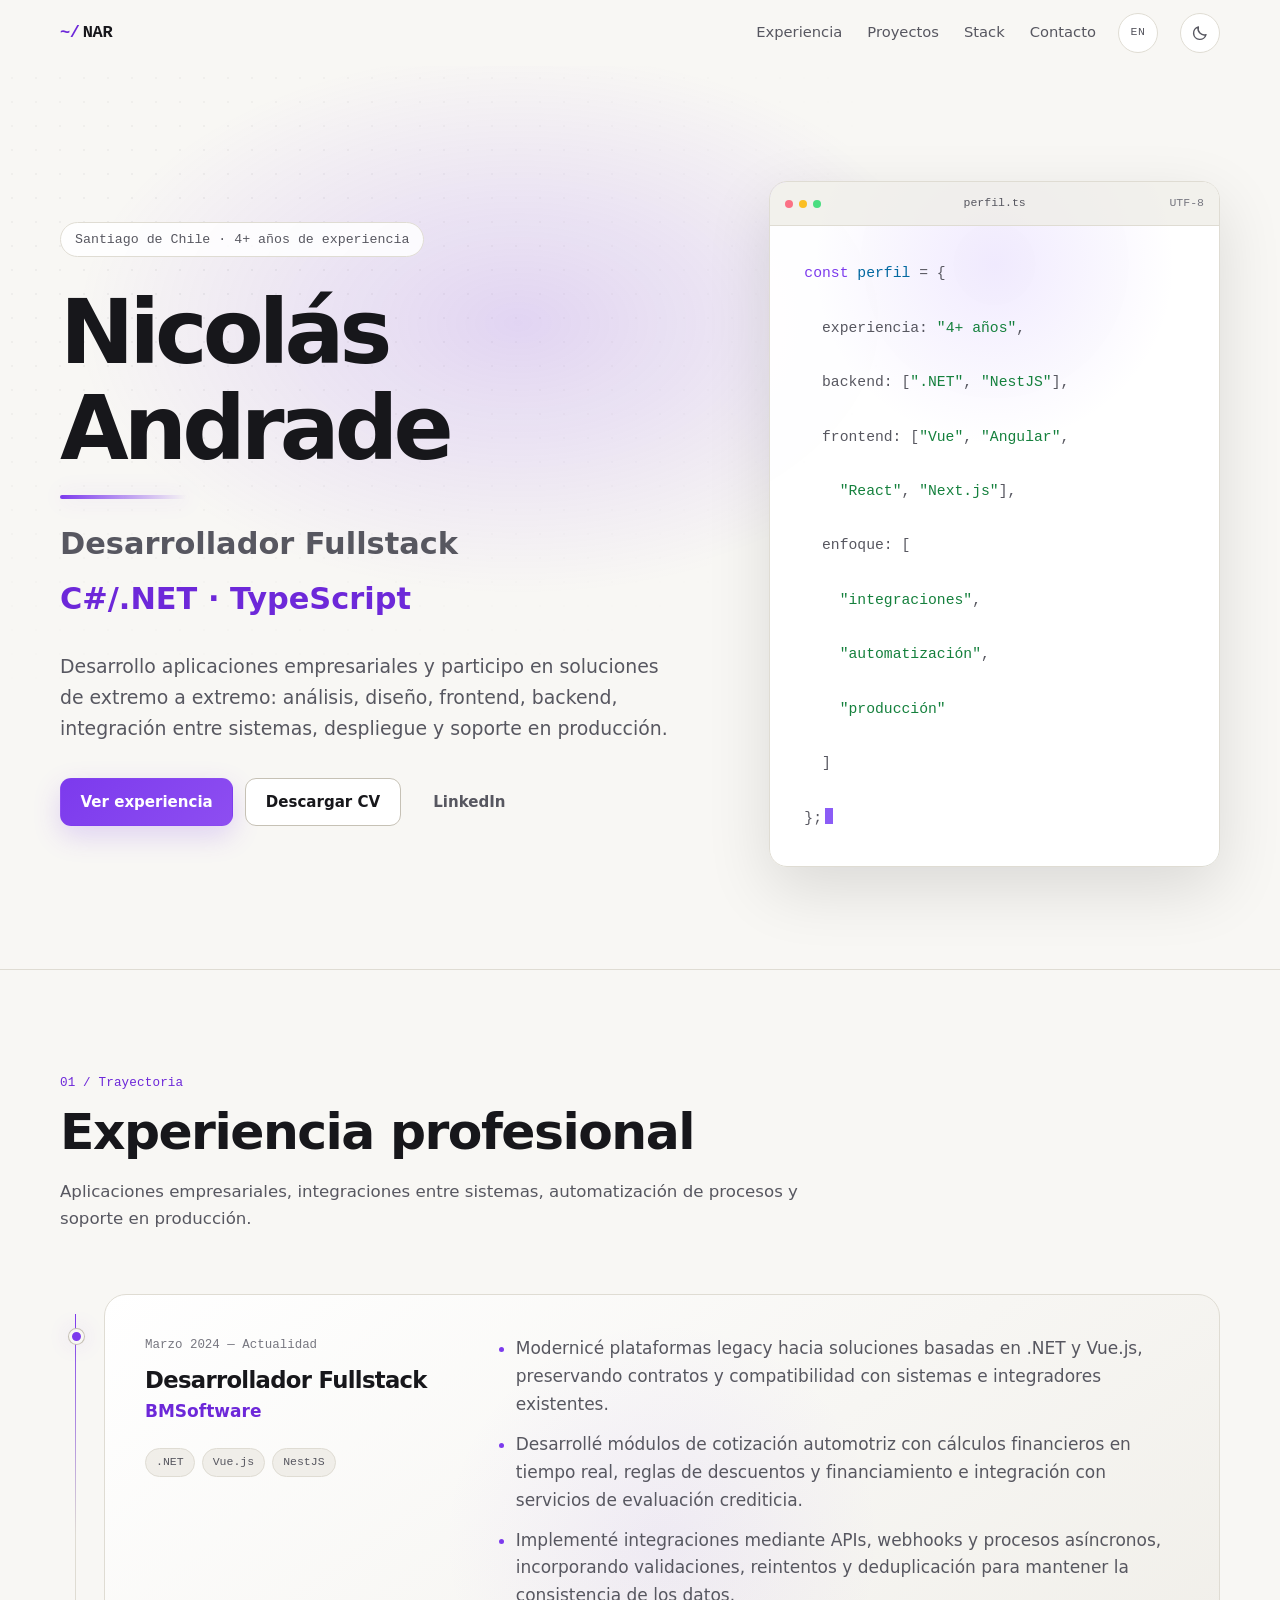
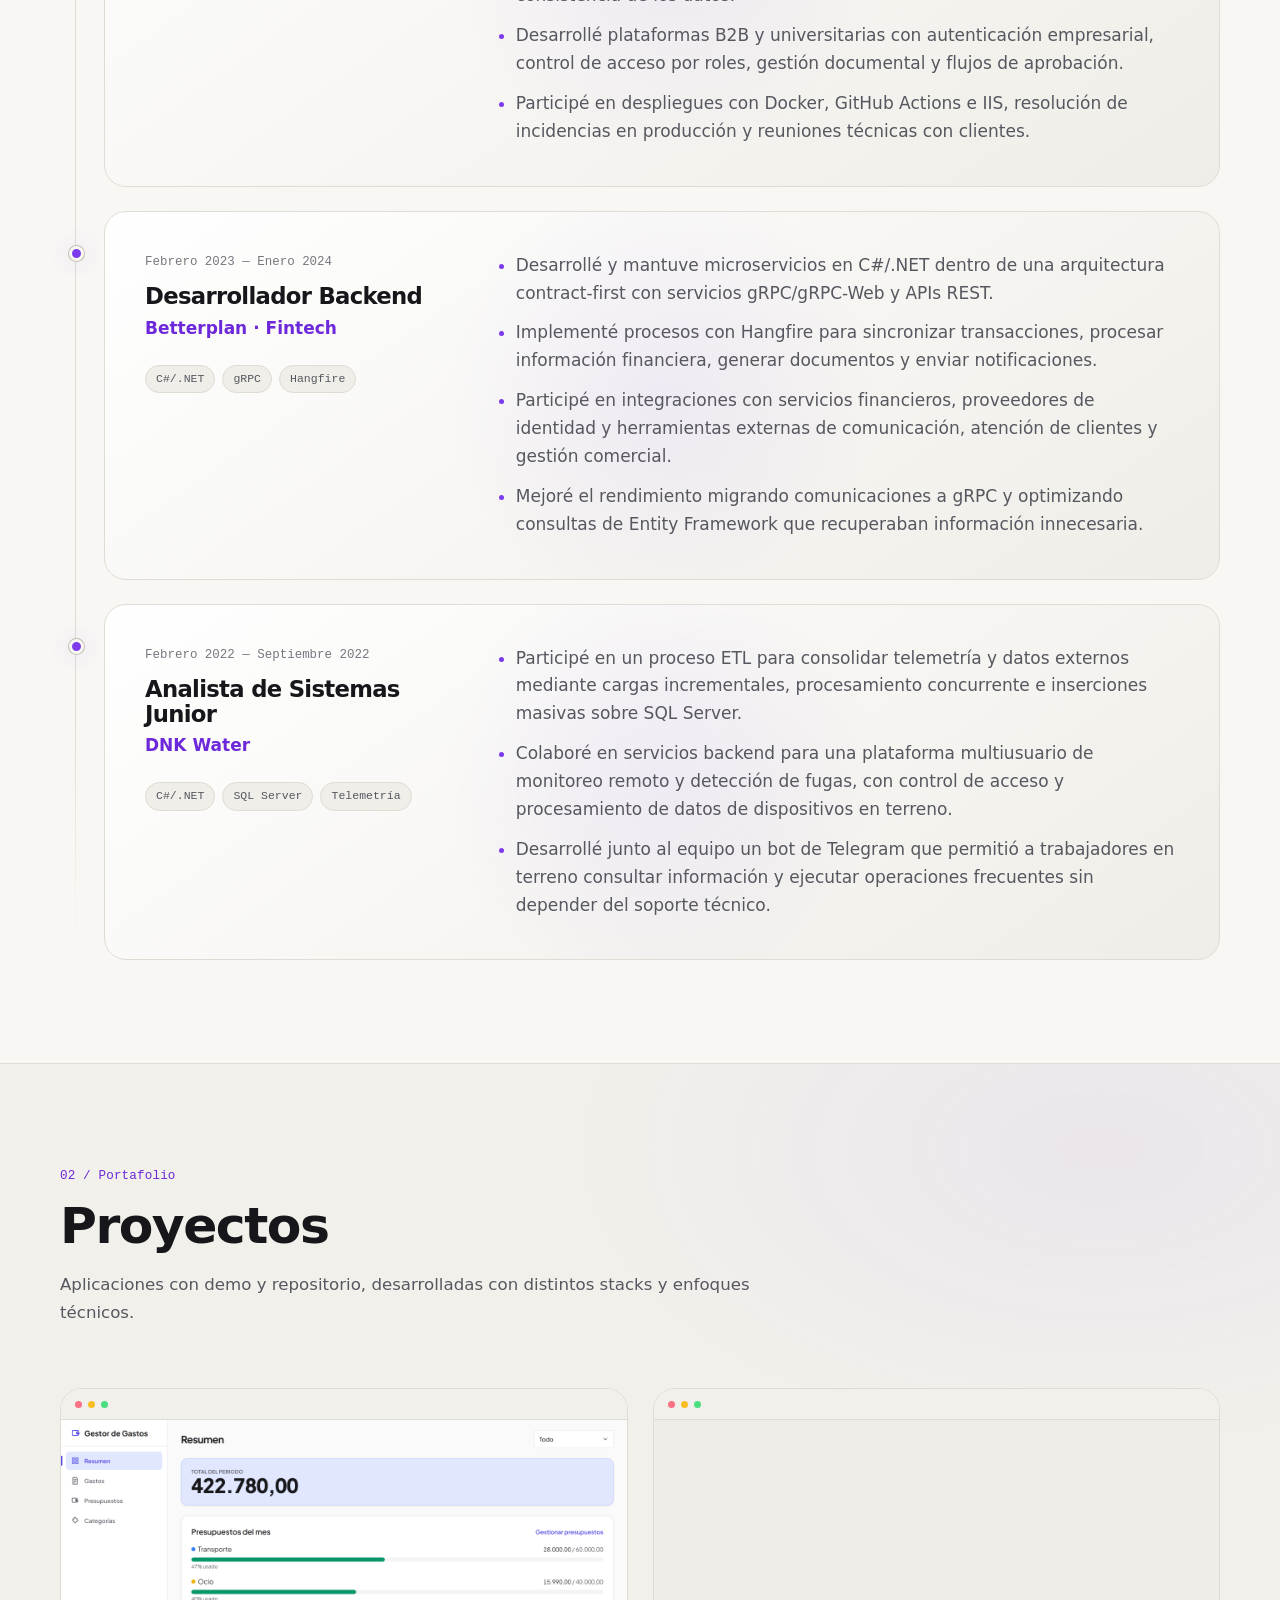
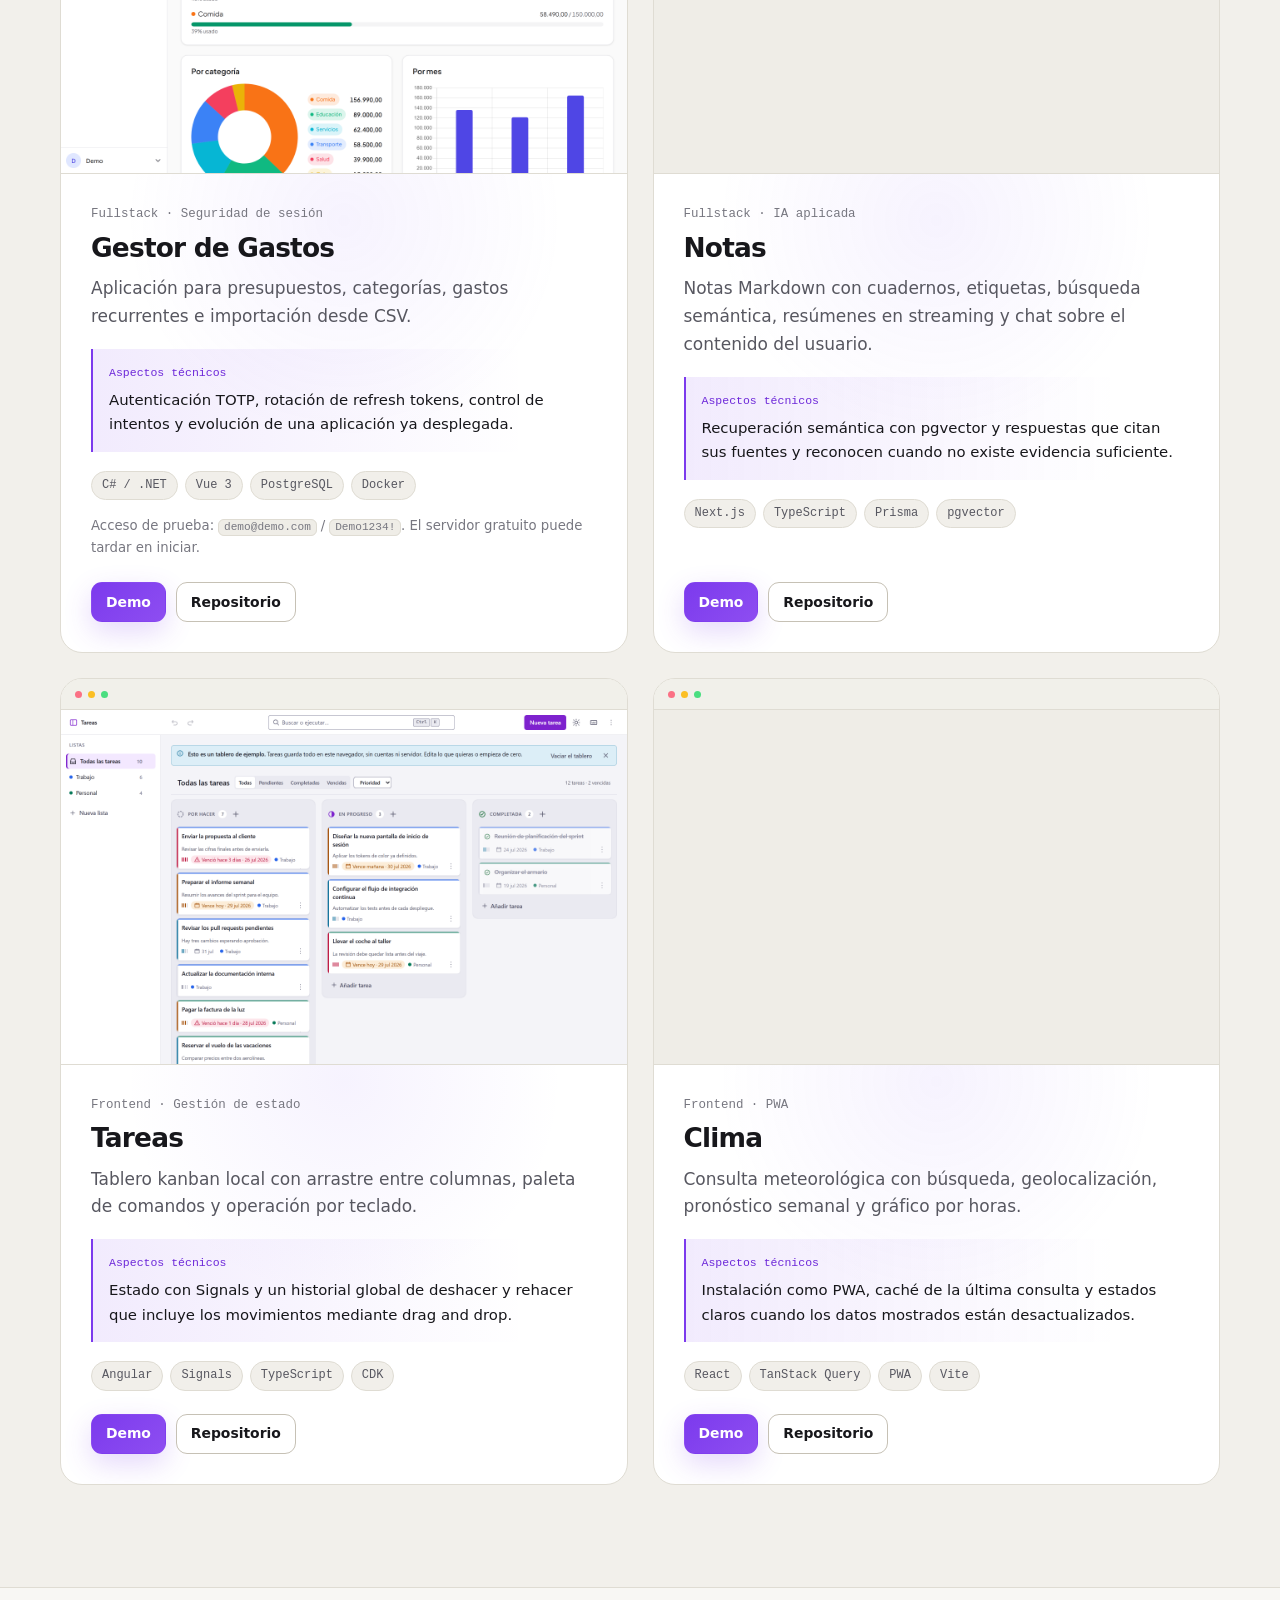
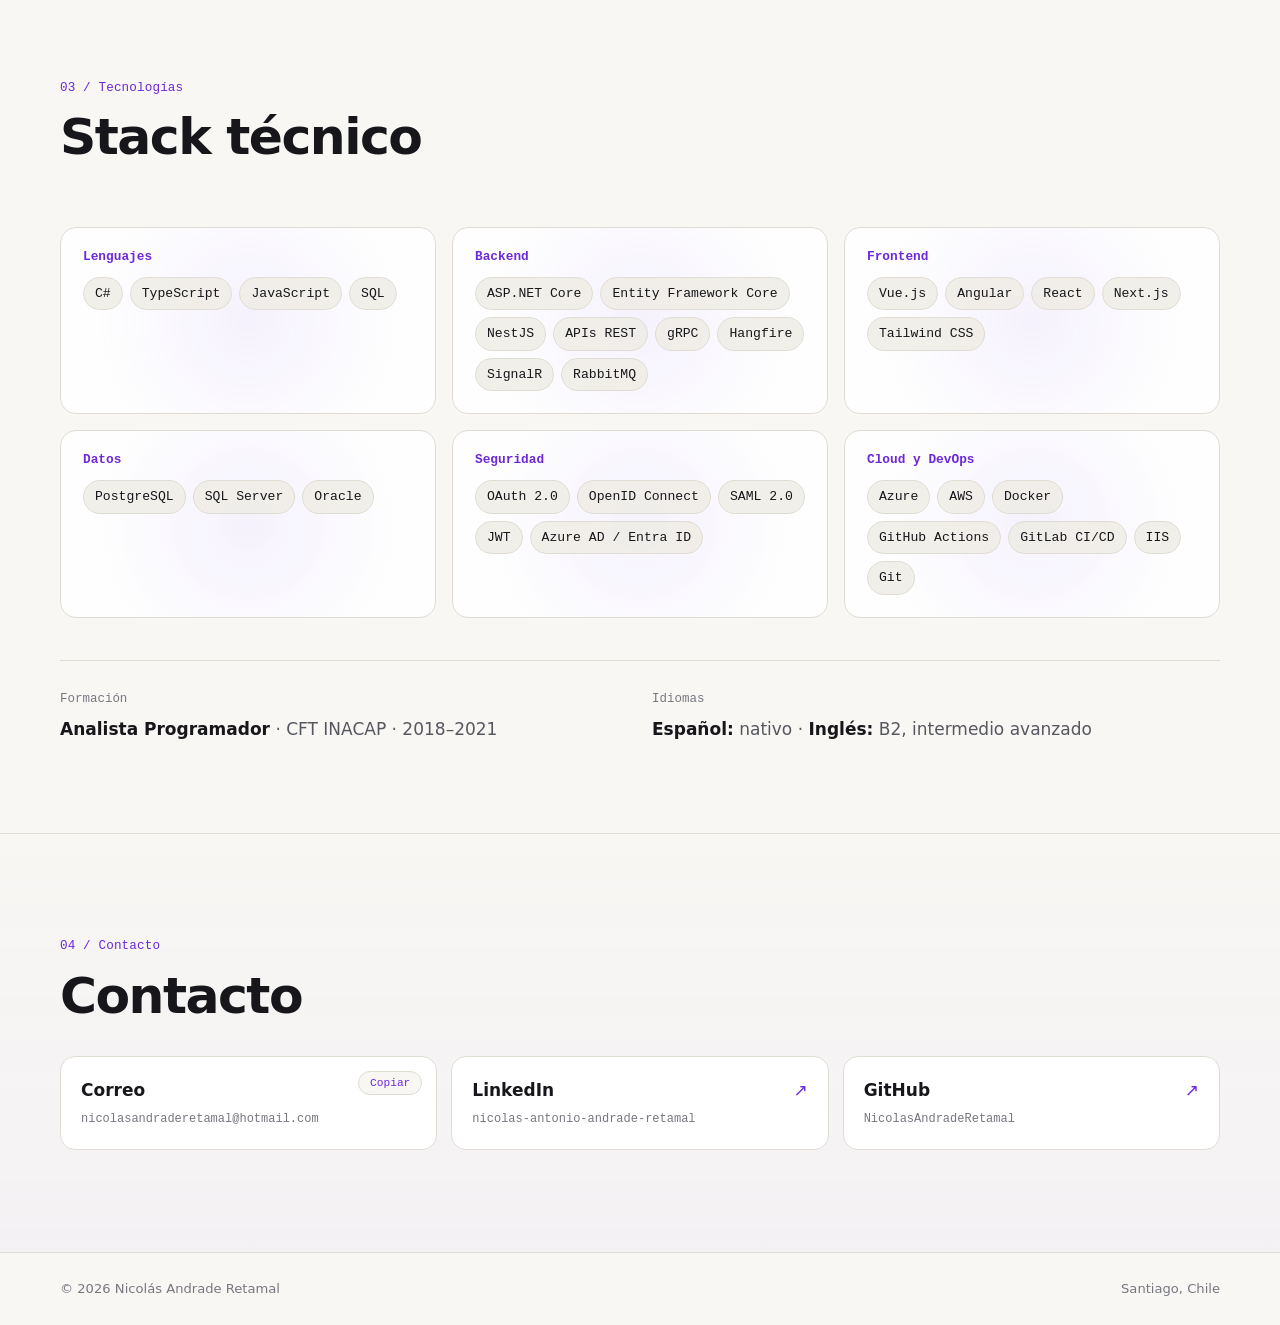
<file: index.html>
<!doctype html>
<html lang="es">
  <head>
    <meta charset="utf-8" />
    <meta name="viewport" content="width=device-width, initial-scale=1" />
    <title>Nicolás Andrade | Desarrollador Fullstack C#/.NET</title>
    <meta
      name="description"
      content="Desarrollador Fullstack en Santiago de Chile con más de 4 años de experiencia en C#/.NET, TypeScript, aplicaciones empresariales, integración de sistemas y automatización de procesos."
    />
    <meta name="theme-color" content="#09090d" />
    <meta name="color-scheme" content="dark light" />
    <link rel="canonical" href="https://nicolasandraderetamal.github.io/" />

    <meta
      property="og:title"
      content="Nicolás Andrade · Desarrollador Fullstack"
    />
    <meta
      property="og:description"
      content="C#/.NET, TypeScript y aplicaciones empresariales. Experiencia en integración de sistemas, automatización y producción."
    />
    <meta property="og:type" content="website" />
    <meta
      property="og:url"
      content="https://nicolasandraderetamal.github.io/"
    />
    <meta
      property="og:image"
      content="https://nicolasandraderetamal.github.io/img/og.png"
    />
    <meta property="og:image:width" content="1200" />
    <meta property="og:image:height" content="630" />
    <meta
      property="og:image:alt"
      content="Nicolás Andrade, Desarrollador Fullstack especializado en C#/.NET, TypeScript y aplicaciones empresariales"
    />
    <meta property="og:locale" content="es_CL" />
    <meta name="twitter:card" content="summary_large_image" />

    <script>
      document.documentElement.classList.add("js");
    </script>
    <link rel="stylesheet" href="styles.css" />
    <link
      rel="icon"
      href="data:image/svg+xml,<svg xmlns=%27http://www.w3.org/2000/svg%27 viewBox=%270 0 100 100%27><rect width=%27100%27 height=%27100%27 rx=%2722%27 fill=%27%238b5cf6%27/><text x=%2750%25%27 y=%2750%25%27 text-anchor=%27middle%27 dominant-baseline=%27central%27 font-size=%2768%27 font-family=%27system-ui%27 font-weight=%27700%27 fill=%27white%27>N</text></svg>"
    />

    <script type="application/ld+json">
      {
        "@context": "https://schema.org",
        "@type": "Person",
        "name": "Nicolás Antonio Andrade Retamal",
        "url": "https://nicolasandraderetamal.github.io/",
        "jobTitle": "Desarrollador Fullstack",
        "address": {
          "@type": "PostalAddress",
          "addressLocality": "Santiago",
          "addressCountry": "CL"
        },
        "sameAs": [
          "https://www.linkedin.com/in/nicolas-antonio-andrade-retamal",
          "https://github.com/NicolasAndradeRetamal"
        ],
        "knowsAbout": [
          "C#",
          ".NET",
          "TypeScript",
          "Vue.js",
          "Angular",
          "PostgreSQL",
          "Integración de sistemas",
          "Aplicaciones empresariales"
        ]
      }
    </script>
    <link rel="alternate" hreflang="en" href="https://nicolasandraderetamal.github.io/index.en.html" />
    <link rel="alternate" hreflang="es" href="https://nicolasandraderetamal.github.io/" />
  </head>
  <body>
    <div class="scroll-progress" aria-hidden="true">
      <span data-scroll-progress></span>
    </div>
    <a class="skip" href="#contenido">Saltar al contenido</a>

    <header class="topbar" data-topbar>
      <a class="topbar__brand" href="#inicio" aria-label="Ir al inicio">
        <span class="topbar__prompt" aria-hidden="true">~/</span>
        <span>NAR</span>
      </a>

      <button
        class="menu-toggle"
        data-menu-toggle
        type="button"
        aria-expanded="false"
        aria-controls="navegacion-principal"
        aria-label="Abrir navegación"
      >
        <span></span><span></span><span></span>
      </button>

      <nav
        class="topbar__nav"
        id="navegacion-principal"
        data-navigation
        aria-label="Secciones"
      >
        <a href="#experiencia" data-nav-link>Experiencia</a>
        <a href="#proyectos" data-nav-link>Proyectos</a>
        <a href="#stack" data-nav-link>Stack</a>
        <a href="#contacto" data-nav-link>Contacto</a>
      </nav>

      <a class="lang-switch" href="index.en.html" hreflang="en" aria-label="Read this page in English">EN</a>
      <button
        class="theme-toggle"
        data-theme-toggle
        type="button"
        aria-label="Cambiar a tema claro"
      >
        <svg viewBox="0 0 24 24" aria-hidden="true" class="icon icon--sun">
          <circle cx="12" cy="12" r="4.2" />
          <path
            d="M12 2.5v2M12 19.5v2M4.6 4.6l1.4 1.4M18 18l1.4 1.4M2.5 12h2M19.5 12h2M4.6 19.4 6 18M18 6l1.4-1.4"
          />
        </svg>
        <svg viewBox="0 0 24 24" aria-hidden="true" class="icon icon--moon">
          <path d="M20 14.2A8.2 8.2 0 0 1 9.8 4a8.4 8.4 0 1 0 10.2 10.2Z" />
        </svg>
      </button>
    </header>

    <main id="contenido">
      <section class="hero" id="inicio" data-section>
        <div class="hero__glow" aria-hidden="true"></div>
        <div class="hero__grid" aria-hidden="true"></div>

        <div class="hero__layout">
          <div class="hero__copy">
            <p class="hero__eyebrow reveal">
              Santiago de Chile · 4+ años de experiencia
            </p>
            <h1 class="hero__title reveal">Nicolás Andrade</h1>
            <p class="hero__role reveal">
              Desarrollador Fullstack
              <span class="accent">C#/.NET · TypeScript</span>
            </p>
            <p class="hero__lead reveal">
              Desarrollo aplicaciones empresariales y participo en soluciones de
              extremo a extremo: análisis, diseño, frontend, backend,
              integración entre sistemas, despliegue y soporte en producción.
            </p>
            <div class="hero__actions reveal">
              <a class="btn btn--primary" href="#experiencia"
                >Ver experiencia</a
              >
              <a
                class="btn"
                href="cv/nicolas-andrade-cv.pdf"
                download
                target="_blank"
                rel="noopener"
                >Descargar CV</a
              >
              <a
                class="btn btn--quiet"
                href="https://www.linkedin.com/in/nicolas-antonio-andrade-retamal"
                target="_blank"
                rel="me noopener noreferrer"
                >LinkedIn</a
              >
            </div>
          </div>

          <aside class="terminal reveal" data-tilt aria-label="Resumen técnico">
            <div class="terminal__bar">
              <span class="terminal__dots" aria-hidden="true"
                ><i></i><i></i><i></i
              ></span>
              <span class="terminal__file">perfil.ts</span>
              <span class="terminal__status">UTF-8</span>
            </div>
            <pre
              class="terminal__code"
              aria-hidden="true"
            ><code><span class="code-line" style="--line: 1"><span class="code-keyword">const</span> <span class="code-name">perfil</span> = {</span>
<span class="code-line" style="--line: 2">  experiencia: <span class="code-string">"4+ años"</span>,</span>
<span class="code-line" style="--line: 3">  backend: [<span class="code-string">".NET"</span>, <span class="code-string">"NestJS"</span>],</span>
<span class="code-line" style="--line: 4">  frontend: [<span class="code-string">"Vue"</span>, <span class="code-string">"Angular"</span>,</span>
<span class="code-line" style="--line: 5">    <span class="code-string">"React"</span>, <span class="code-string">"Next.js"</span>],</span>
<span class="code-line" style="--line: 6">  enfoque: [</span>
<span class="code-line" style="--line: 7">    <span class="code-string">"integraciones"</span>,</span>
<span class="code-line" style="--line: 8">    <span class="code-string">"automatización"</span>,</span>
<span class="code-line" style="--line: 9">    <span class="code-string">"producción"</span></span>
<span class="code-line" style="--line: 10">  ]</span>
<span class="code-line" style="--line: 11">};<span class="code-cursor"></span></span></code></pre>
          </aside>
        </div>
      </section>

      <section class="section" id="experiencia" data-section>
        <header class="section__head reveal">
          <p class="section__eyebrow">01 / Trayectoria</p>
          <h2 class="section__title">Experiencia profesional</h2>
          <p class="section__lead">
            Aplicaciones empresariales, integraciones entre sistemas,
            automatización de procesos y soporte en producción.
          </p>
        </header>

        <div class="experience-list">
          <article class="experience interactive-card reveal" data-card>
            <span class="experience__marker" aria-hidden="true"></span>
            <header class="experience__head">
              <div>
                <p class="experience__when">Marzo 2024 — Actualidad</p>
                <h3 class="experience__role">Desarrollador Fullstack</h3>
                <p class="experience__company">BMSoftware</p>
              </div>
              <ul class="experience__tags" aria-label="Tecnologías principales">
                <li>.NET</li>
                <li>Vue.js</li>
                <li>NestJS</li>
              </ul>
            </header>
            <ul class="experience__highlights">
              <li>
                Modernicé plataformas legacy hacia soluciones basadas en .NET
                y Vue.js, preservando contratos y compatibilidad
                con sistemas e integradores existentes.
              </li>
              <li>
                Desarrollé módulos de cotización automotriz con cálculos
                financieros en tiempo real, reglas de descuentos y
                financiamiento e integración con servicios de evaluación
                crediticia.
              </li>
              <li>
                Implementé integraciones mediante APIs, webhooks y procesos
                asíncronos, incorporando validaciones, reintentos y
                deduplicación para mantener la consistencia de los datos.
              </li>
              <li>
                Desarrollé plataformas B2B y universitarias con autenticación
                empresarial, control de acceso por roles, gestión documental y
                flujos de aprobación.
              </li>
              <li>
                Participé en despliegues con Docker, GitHub Actions e IIS,
                resolución de incidencias en producción y reuniones técnicas con
                clientes.
              </li>
            </ul>
          </article>

          <article class="experience interactive-card reveal" data-card>
            <span class="experience__marker" aria-hidden="true"></span>
            <header class="experience__head">
              <div>
                <p class="experience__when">Febrero 2023 — Enero 2024</p>
                <h3 class="experience__role">Desarrollador Backend</h3>
                <p class="experience__company">Betterplan · Fintech</p>
              </div>
              <ul class="experience__tags" aria-label="Tecnologías principales">
                <li>C#/.NET</li>
                <li>gRPC</li>
                <li>Hangfire</li>
              </ul>
            </header>
            <ul class="experience__highlights">
              <li>
                Desarrollé y mantuve microservicios en C#/.NET dentro de una
                arquitectura contract-first con servicios gRPC/gRPC-Web y APIs
                REST.
              </li>
              <li>
                Implementé procesos con Hangfire para sincronizar transacciones,
                procesar información financiera, generar documentos y enviar
                notificaciones.
              </li>
              <li>
                Participé en integraciones con servicios financieros,
                proveedores de identidad y herramientas externas de
                comunicación, atención de clientes y gestión comercial.
              </li>
              <li>
                Mejoré el rendimiento migrando comunicaciones a gRPC y
                optimizando consultas de Entity Framework que recuperaban
                información innecesaria.
              </li>
            </ul>
          </article>

          <article class="experience interactive-card reveal" data-card>
            <span class="experience__marker" aria-hidden="true"></span>
            <header class="experience__head">
              <div>
                <p class="experience__when">Febrero 2022 — Septiembre 2022</p>
                <h3 class="experience__role">Analista de Sistemas Junior</h3>
                <p class="experience__company">DNK Water</p>
              </div>
              <ul class="experience__tags" aria-label="Tecnologías principales">
                <li>C#/.NET</li>
                <li>SQL Server</li>
                <li>Telemetría</li>
              </ul>
            </header>
            <ul class="experience__highlights">
              <li>
                Participé en un proceso ETL para consolidar telemetría y datos
                externos mediante cargas incrementales, procesamiento
                concurrente e inserciones masivas sobre SQL Server.
              </li>
              <li>
                Colaboré en servicios backend para una plataforma multiusuario
                de monitoreo remoto y detección de fugas, con control de acceso
                y procesamiento de datos de dispositivos en terreno.
              </li>
              <li>
                Desarrollé junto al equipo un bot de Telegram que permitió a
                trabajadores en terreno consultar información y ejecutar
                operaciones frecuentes sin depender del soporte técnico.
              </li>
            </ul>
          </article>
        </div>
      </section>

      <section class="section section--projects" id="proyectos" data-section>
        <header class="section__head reveal">
          <p class="section__eyebrow">02 / Portafolio</p>
          <h2 class="section__title">Proyectos</h2>
          <p class="section__lead">
            Aplicaciones con demo y repositorio, desarrolladas con distintos
            stacks y enfoques técnicos.
          </p>
        </header>

        <div class="projects">
          <article
            class="project interactive-card reveal"
            id="proyecto-gestor"
            data-card
            data-tilt
          >
            <a
              class="project__media"
              href="https://gestor-gastos-web.onrender.com/"
              target="_blank"
              rel="noopener noreferrer"
              aria-label="Abrir demostración de Gestor de Gastos"
            >
              <img
                src="img/gestor-gastos.png"
                alt="Panel de resumen del gestor de gastos con presupuestos y gráficos"
                loading="lazy"
                decoding="async"
                width="1360"
                height="850"
              />
            </a>
            <div class="project__body">
              <p class="project__kicker">Fullstack · Seguridad de sesión</p>
              <h3 class="project__title">Gestor de Gastos</h3>
              <p class="project__text">
                Aplicación para presupuestos, categorías, gastos recurrentes e
                importación desde CSV.
              </p>
              <div class="project__focus">
                <span>Aspectos técnicos</span>
                <p>
                  Autenticación TOTP, rotación de refresh tokens, control de
                  intentos y evolución de una aplicación ya desplegada.
                </p>
              </div>
              <ul class="chips">
                <li>C# / .NET</li>
                <li>Vue 3</li>
                <li>PostgreSQL</li>
                <li>Docker</li>
              </ul>
              <p class="project__note">
                Acceso de prueba: <code>demo@demo.com</code> /
                <code>Demo1234!</code>. El servidor gratuito puede tardar en
                iniciar.
              </p>
              <div class="project__links">
                <a
                  class="btn btn--small btn--primary"
                  href="https://gestor-gastos-web.onrender.com/"
                  target="_blank"
                  rel="noopener noreferrer"
                  >Demo</a
                >
                <a
                  class="btn btn--small"
                  href="https://github.com/NicolasAndradeRetamal/gestor-gastos"
                  target="_blank"
                  rel="noopener noreferrer"
                  >Repositorio</a
                >
              </div>
            </div>
          </article>

          <article
            class="project interactive-card reveal"
            id="proyecto-notas"
            data-card
            data-tilt
          >
            <a
              class="project__media"
              href="https://notas-app-teal.vercel.app/"
              target="_blank"
              rel="noopener noreferrer"
              aria-label="Abrir demostración de Notas"
            >
              <img
                src="img/notas-app.png"
                alt="Aplicación de notas con editor Markdown y herramientas de inteligencia artificial"
                loading="lazy"
                decoding="async"
                width="1360"
                height="850"
              />
            </a>
            <div class="project__body">
              <p class="project__kicker">Fullstack · IA aplicada</p>
              <h3 class="project__title">Notas</h3>
              <p class="project__text">
                Notas Markdown con cuadernos, etiquetas, búsqueda semántica,
                resúmenes en streaming y chat sobre el contenido del usuario.
              </p>
              <div class="project__focus">
                <span>Aspectos técnicos</span>
                <p>
                  Recuperación semántica con pgvector y respuestas que citan sus
                  fuentes y reconocen cuando no existe evidencia suficiente.
                </p>
              </div>
              <ul class="chips">
                <li>Next.js</li>
                <li>TypeScript</li>
                <li>Prisma</li>
                <li>pgvector</li>
              </ul>
              <div class="project__links">
                <a
                  class="btn btn--small btn--primary"
                  href="https://notas-app-teal.vercel.app/"
                  target="_blank"
                  rel="noopener noreferrer"
                  >Demo</a
                >
                <a
                  class="btn btn--small"
                  href="https://github.com/NicolasAndradeRetamal/notas-app"
                  target="_blank"
                  rel="noopener noreferrer"
                  >Repositorio</a
                >
              </div>
            </div>
          </article>

          <article
            class="project interactive-card reveal"
            id="proyecto-tareas"
            data-card
            data-tilt
          >
            <a
              class="project__media"
              href="https://nicolasandraderetamal.github.io/tareas-angular/"
              target="_blank"
              rel="noopener noreferrer"
              aria-label="Abrir demostración de Tareas"
            >
              <img
                src="img/tareas-angular.png"
                alt="Tablero kanban con tareas distribuidas en tres columnas"
                loading="lazy"
                decoding="async"
                width="1360"
                height="850"
              />
            </a>
            <div class="project__body">
              <p class="project__kicker">Frontend · Gestión de estado</p>
              <h3 class="project__title">Tareas</h3>
              <p class="project__text">
                Tablero kanban local con arrastre entre columnas, paleta de
                comandos y operación por teclado.
              </p>
              <div class="project__focus">
                <span>Aspectos técnicos</span>
                <p>
                  Estado con Signals y un historial global de deshacer y rehacer
                  que incluye los movimientos mediante drag and drop.
                </p>
              </div>
              <ul class="chips">
                <li>Angular</li>
                <li>Signals</li>
                <li>TypeScript</li>
                <li>CDK</li>
              </ul>
              <div class="project__links">
                <a
                  class="btn btn--small btn--primary"
                  href="https://nicolasandraderetamal.github.io/tareas-angular/"
                  target="_blank"
                  rel="noopener noreferrer"
                  >Demo</a
                >
                <a
                  class="btn btn--small"
                  href="https://github.com/NicolasAndradeRetamal/tareas-angular"
                  target="_blank"
                  rel="noopener noreferrer"
                  >Repositorio</a
                >
              </div>
            </div>
          </article>

          <article
            class="project interactive-card reveal"
            id="proyecto-clima"
            data-card
            data-tilt
          >
            <a
              class="project__media"
              href="https://nicolasandraderetamal.github.io/clima-react/"
              target="_blank"
              rel="noopener noreferrer"
              aria-label="Abrir demostración de Clima"
            >
              <img
                src="img/clima-react.png"
                alt="Aplicación de clima con pronóstico actual y semanal"
                loading="lazy"
                decoding="async"
                width="1360"
                height="850"
              />
            </a>
            <div class="project__body">
              <p class="project__kicker">Frontend · PWA</p>
              <h3 class="project__title">Clima</h3>
              <p class="project__text">
                Consulta meteorológica con búsqueda, geolocalización, pronóstico
                semanal y gráfico por horas.
              </p>
              <div class="project__focus">
                <span>Aspectos técnicos</span>
                <p>
                  Instalación como PWA, caché de la última consulta y estados
                  claros cuando los datos mostrados están desactualizados.
                </p>
              </div>
              <ul class="chips">
                <li>React</li>
                <li>TanStack Query</li>
                <li>PWA</li>
                <li>Vite</li>
              </ul>
              <div class="project__links">
                <a
                  class="btn btn--small btn--primary"
                  href="https://nicolasandraderetamal.github.io/clima-react/"
                  target="_blank"
                  rel="noopener noreferrer"
                  >Demo</a
                >
                <a
                  class="btn btn--small"
                  href="https://github.com/NicolasAndradeRetamal/clima-react"
                  target="_blank"
                  rel="noopener noreferrer"
                  >Repositorio</a
                >
              </div>
            </div>
          </article>
        </div>
      </section>

      <section class="section section--tight" id="stack" data-section>
        <header class="section__head reveal">
          <p class="section__eyebrow">03 / Tecnologías</p>
          <h2 class="section__title">Stack técnico</h2>
        </header>

        <div class="stack reveal">
          <section class="stack__group interactive-card" data-card>
            <h3>Lenguajes</h3>
            <ul class="chips chips--lg">
              <li>C#</li>
              <li>TypeScript</li>
              <li>JavaScript</li>
              <li>SQL</li>
            </ul>
          </section>
          <section class="stack__group interactive-card" data-card>
            <h3>Backend</h3>
            <ul class="chips chips--lg">
              <li>ASP.NET Core</li>
              <li>Entity Framework Core</li>
              <li>NestJS</li>
              <li>APIs REST</li>
              <li>gRPC</li>
              <li>Hangfire</li>
              <li>SignalR</li>
              <li>RabbitMQ</li>
            </ul>
          </section>
          <section class="stack__group interactive-card" data-card>
            <h3>Frontend</h3>
            <ul class="chips chips--lg">
              <li>Vue.js</li>
              <li>Angular</li>
              <li>React</li>
              <li>Next.js</li>
              <li>Tailwind CSS</li>
            </ul>
          </section>
          <section class="stack__group interactive-card" data-card>
            <h3>Datos</h3>
            <ul class="chips chips--lg">
              <li>PostgreSQL</li>
              <li>SQL Server</li>
              <li>Oracle</li>
            </ul>
          </section>
          <section class="stack__group interactive-card" data-card>
            <h3>Seguridad</h3>
            <ul class="chips chips--lg">
              <li>OAuth 2.0</li>
              <li>OpenID Connect</li>
              <li>SAML 2.0</li>
              <li>JWT</li>
              <li>Azure AD / Entra ID</li>
            </ul>
          </section>
          <section class="stack__group interactive-card" data-card>
            <h3>Cloud y DevOps</h3>
            <ul class="chips chips--lg">
              <li>Azure</li>
              <li>AWS</li>
              <li>Docker</li>
              <li>GitHub Actions</li>
              <li>GitLab CI/CD</li>
              <li>IIS</li>
              <li>Git</li>
            </ul>
          </section>
        </div>

        <div class="credentials reveal">
          <div>
            <p class="credentials__label">Formación</p>
            <p>
              <strong>Analista Programador</strong> · CFT INACAP · 2018–2021
            </p>
          </div>
          <div>
            <p class="credentials__label">Idiomas</p>
            <p>
              <strong>Español:</strong> nativo · <strong>Inglés:</strong> B2,
              intermedio avanzado
            </p>
          </div>
        </div>
      </section>

      <section class="section section--contact" id="contacto" data-section>
        <header class="section__head section__head--contact reveal">
          <p class="section__eyebrow">04 / Contacto</p>
          <h2 class="section__title">Contacto</h2>
        </header>

        <div class="contact-links reveal">
        <div class="contact-item">
          <a class="contact-link" href="mailto:nicolasandraderetamal@hotmail.com">
            <span class="contact-link__label">Correo</span>
            <span class="contact-link__value">nicolasandraderetamal@hotmail.com</span>
          </a>
          <button
            class="copy-mail"
            type="button"
            data-copy-mail="nicolasandraderetamal@hotmail.com"
          >
            Copiar
          </button>
        </div>
          <a
            class="contact-link"
            href="https://www.linkedin.com/in/nicolas-antonio-andrade-retamal"
            target="_blank"
            rel="me noopener noreferrer"
          >
            <span class="contact-link__label">LinkedIn</span>
            <span class="contact-link__value"
              >nicolas-antonio-andrade-retamal</span
            >
            <span class="contact-link__arrow" aria-hidden="true">↗</span>
          </a>
          <a
            class="contact-link"
            href="https://github.com/NicolasAndradeRetamal"
            target="_blank"
            rel="me noopener noreferrer"
          >
            <span class="contact-link__label">GitHub</span>
            <span class="contact-link__value">NicolasAndradeRetamal</span>
            <span class="contact-link__arrow" aria-hidden="true">↗</span>
          </a>
        </div>
      </section>
    </main>

    <footer class="footer">
      <p>© <span data-year>2026</span> Nicolás Andrade Retamal</p>
      <p>Santiago, Chile</p>
    </footer>

    <script src="main.js" defer></script>
  </body>
</html>
</file>
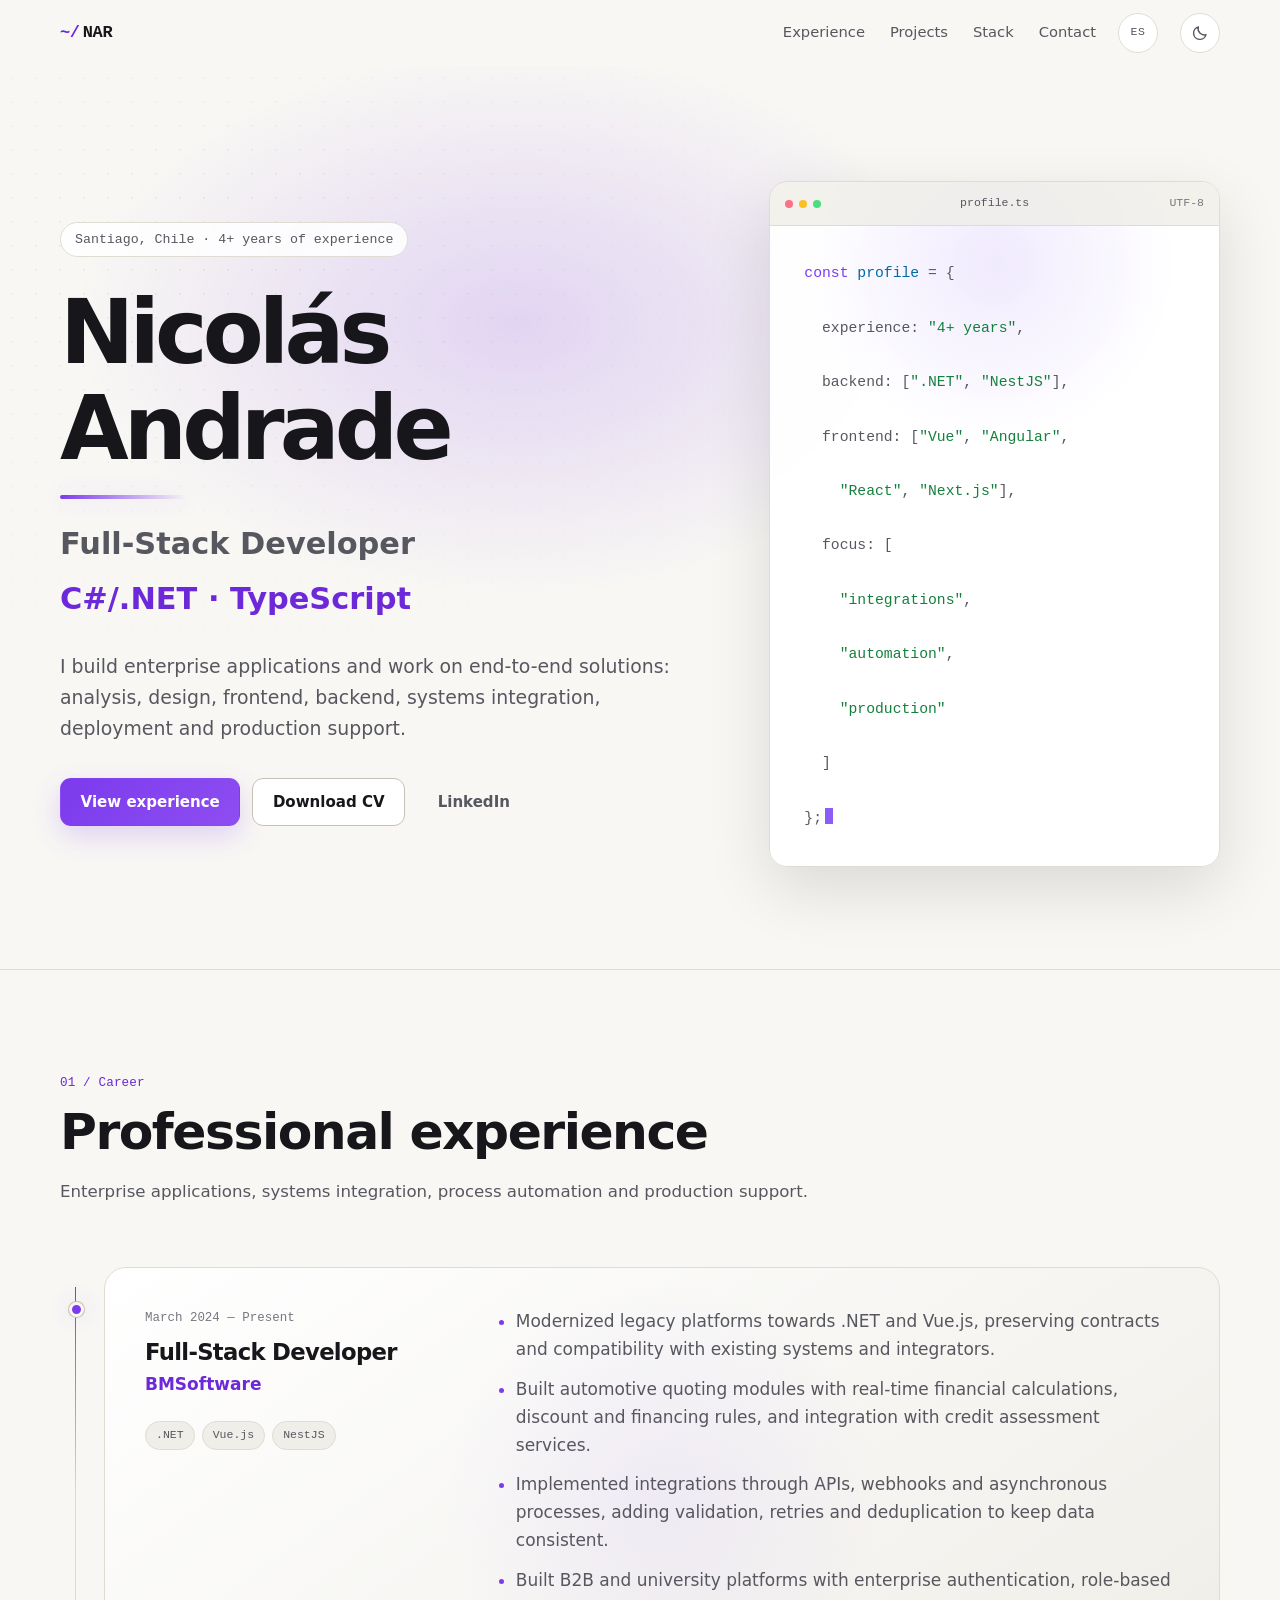
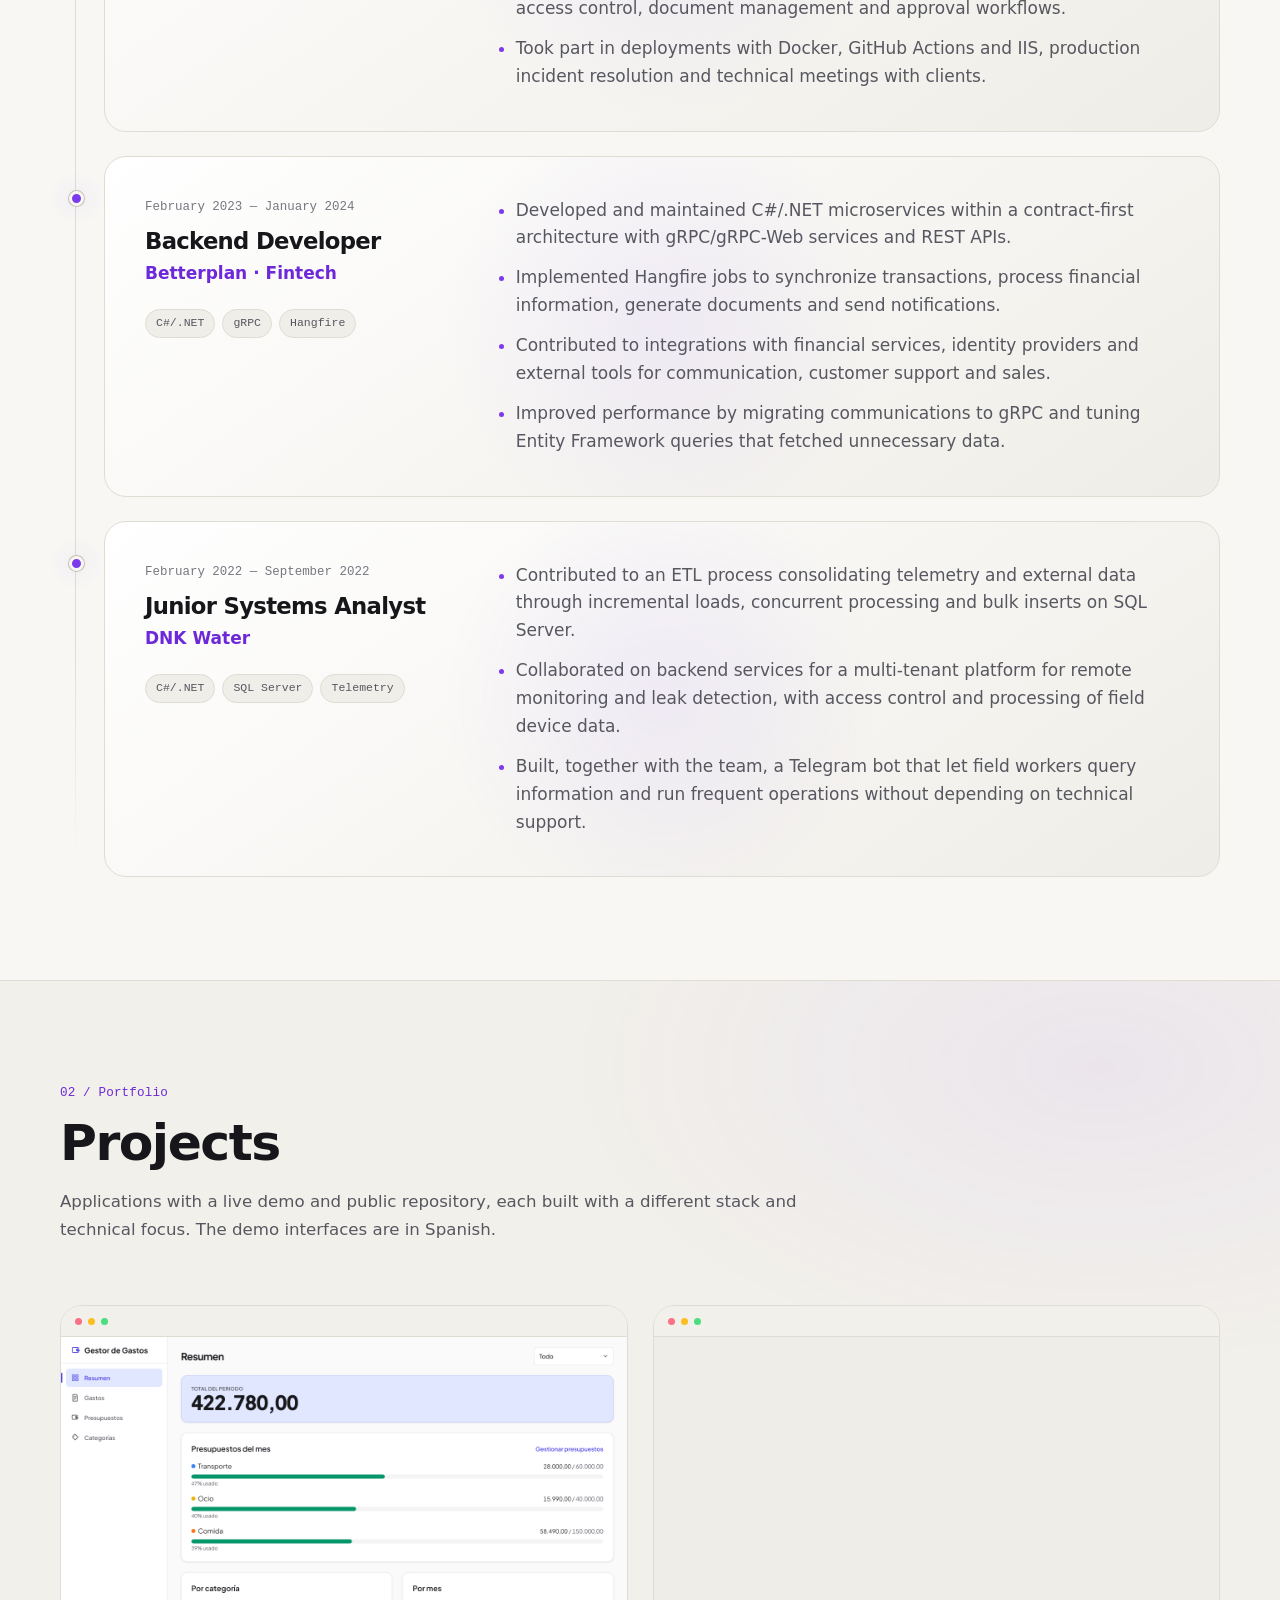
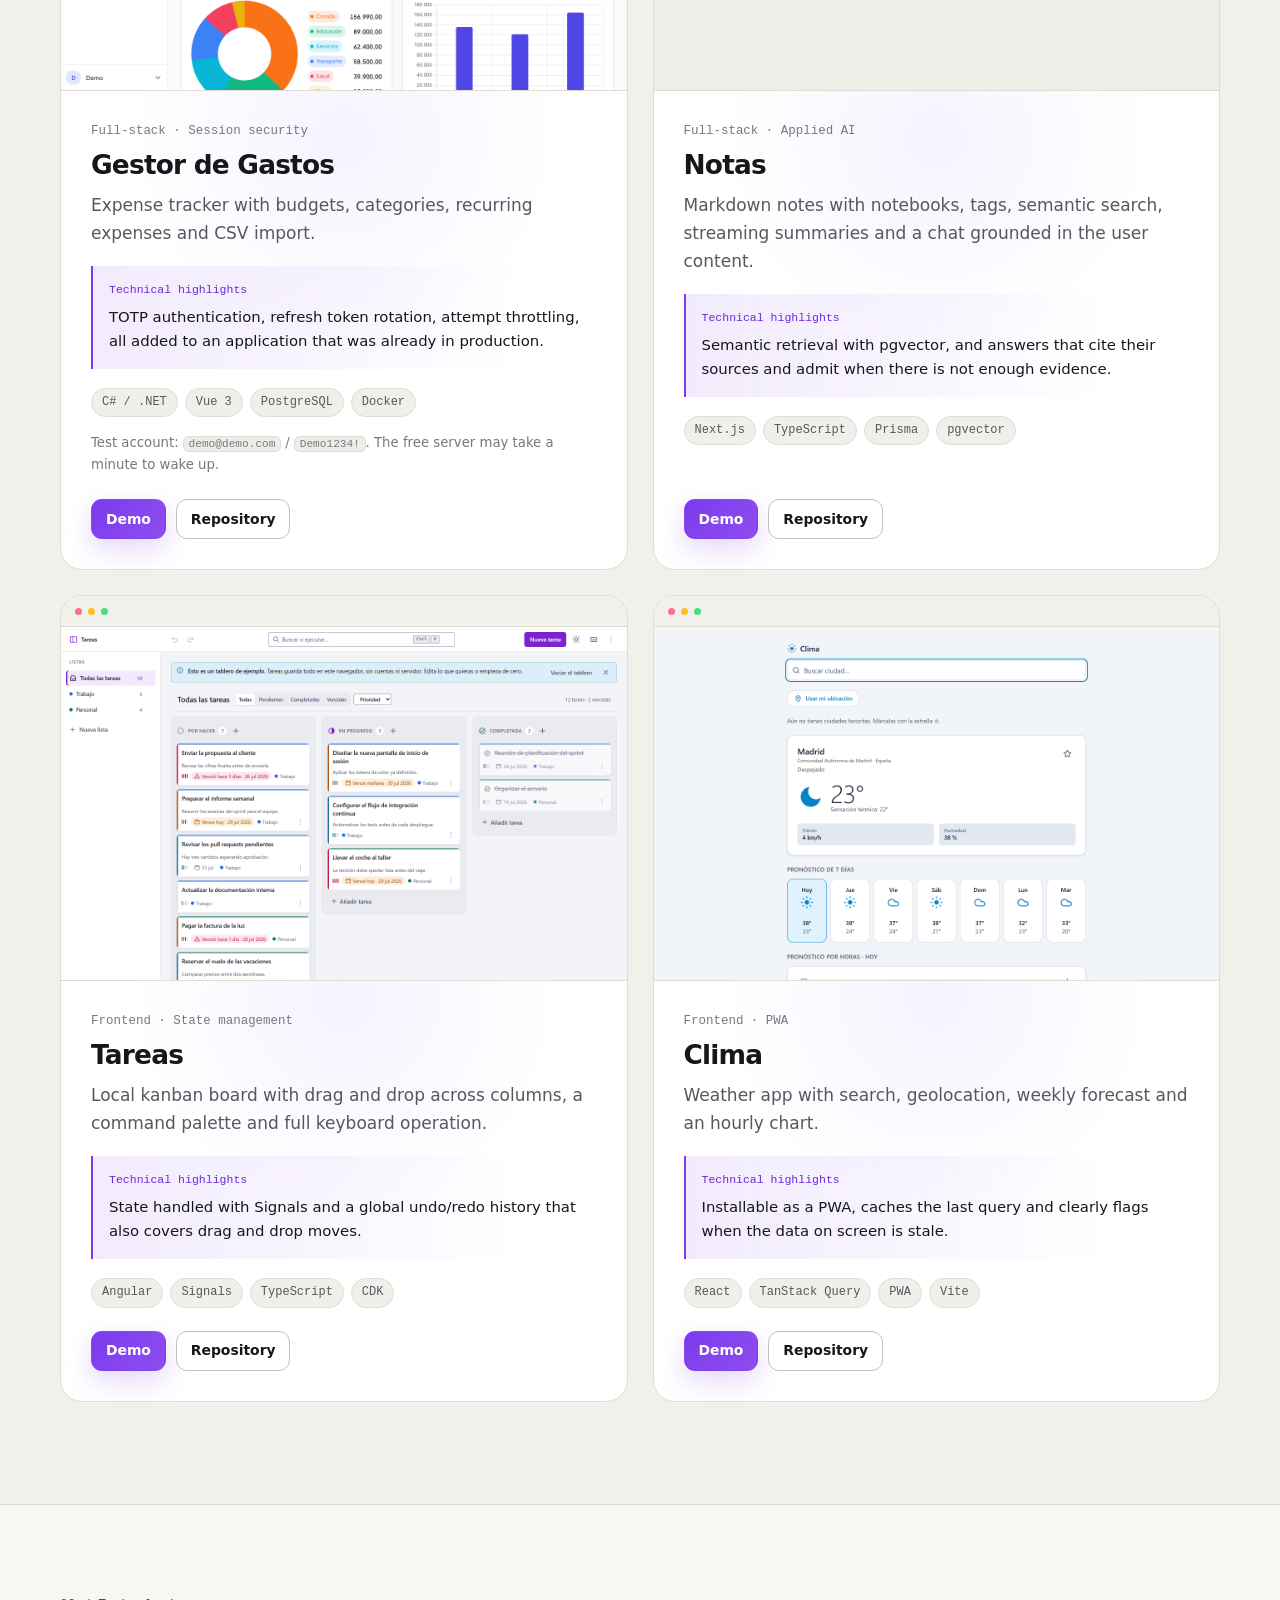
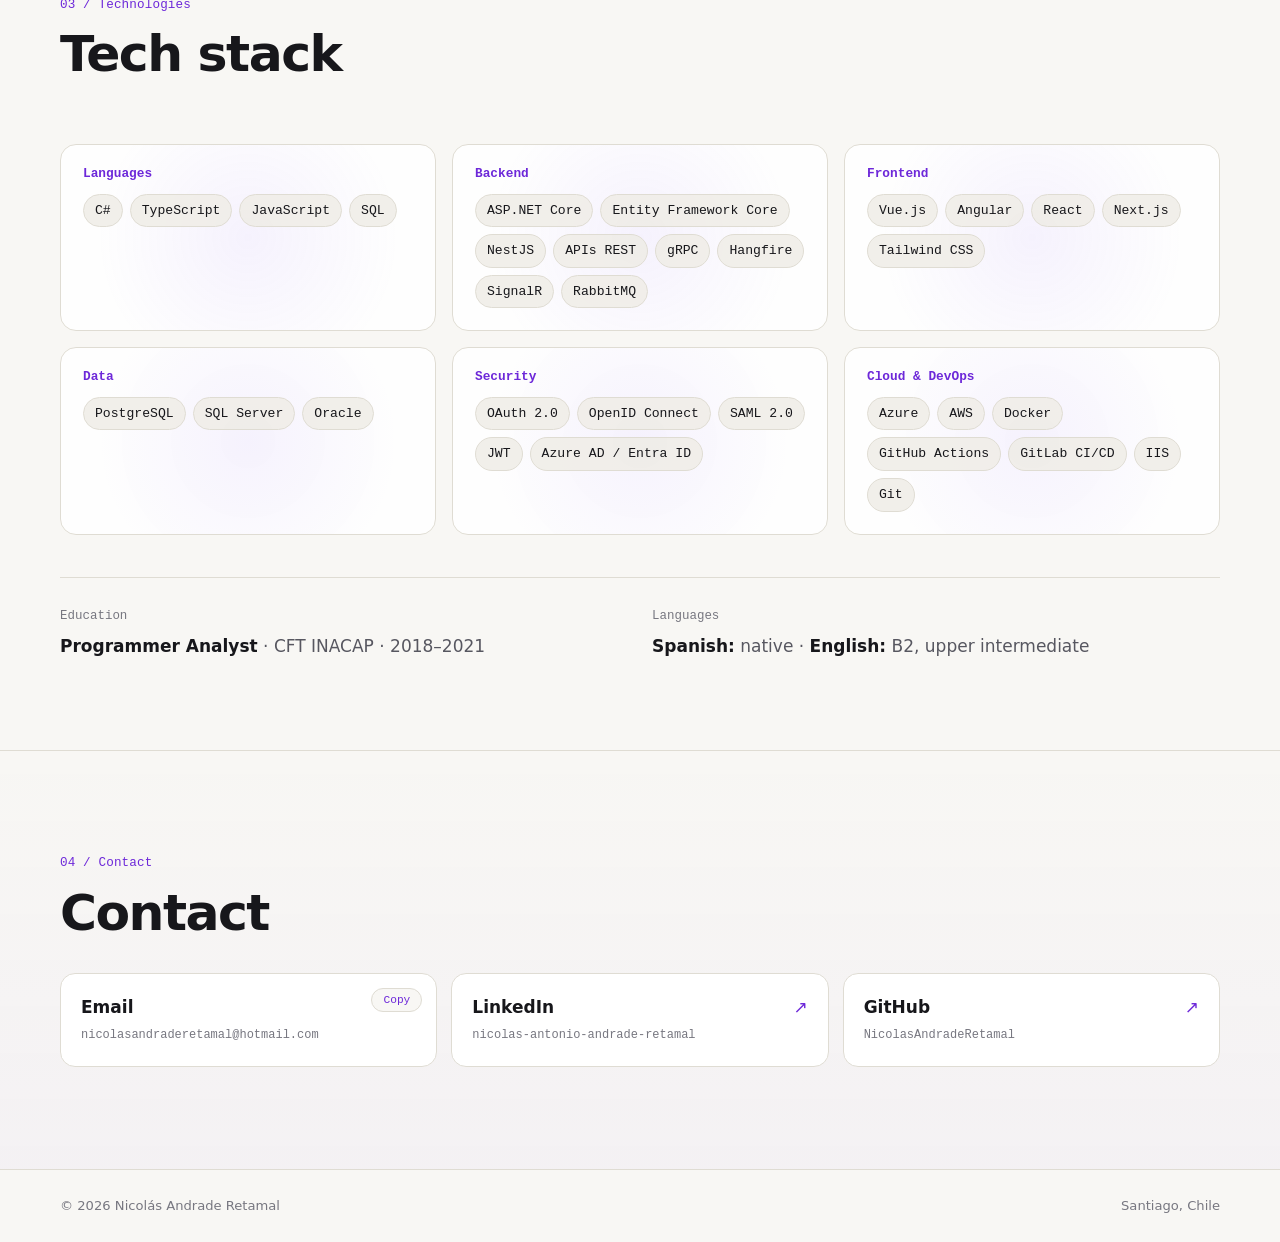
<file: index.en.html>
<!doctype html>
<html lang="en">
  <head>
    <meta charset="utf-8" />
    <meta name="viewport" content="width=device-width, initial-scale=1" />
    <title>Nicolás Andrade | Full-Stack Developer C#/.NET</title>
    <meta
      name="description"
      content="Full-stack developer based in Santiago, Chile, with 4+ years of experience in C#/.NET, TypeScript, enterprise applications, systems integration and process automation."
    />
    <meta name="theme-color" content="#09090d" />
    <meta name="color-scheme" content="dark light" />
    <link rel="canonical" href="https://nicolasandraderetamal.github.io/index.en.html" />

    <meta
      property="og:title"
      content="Nicolás Andrade · Full-Stack Developer"
    />
    <meta
      property="og:description"
      content="C#/.NET, TypeScript and enterprise applications. Systems integration, automation and production support."
    />
    <meta property="og:type" content="website" />
    <meta
      property="og:url"
      content="https://nicolasandraderetamal.github.io/"
    />
    <meta
      property="og:image"
      content="https://nicolasandraderetamal.github.io/img/og.png"
    />
    <meta property="og:image:width" content="1200" />
    <meta property="og:image:height" content="630" />
    <meta
      property="og:image:alt"
      content="Nicolás Andrade, full-stack developer specialized in C#/.NET, TypeScript and enterprise applications"
    />
    <meta property="og:locale" content="en_US" />
    <meta name="twitter:card" content="summary_large_image" />

    <script>
      document.documentElement.classList.add("js");
    </script>
    <link rel="stylesheet" href="styles.css" />
    <link
      rel="icon"
      href="data:image/svg+xml,<svg xmlns=%27http://www.w3.org/2000/svg%27 viewBox=%270 0 100 100%27><rect width=%27100%27 height=%27100%27 rx=%2722%27 fill=%27%238b5cf6%27/><text x=%2750%25%27 y=%2750%25%27 text-anchor=%27middle%27 dominant-baseline=%27central%27 font-size=%2768%27 font-family=%27system-ui%27 font-weight=%27700%27 fill=%27white%27>N</text></svg>"
    />

    <script type="application/ld+json">
      {
        "@context": "https://schema.org",
        "@type": "Person",
        "name": "Nicolás Antonio Andrade Retamal",
        "url": "https://nicolasandraderetamal.github.io/",
        "jobTitle": "Full-Stack Developer",
        "address": {
          "@type": "PostalAddress",
          "addressLocality": "Santiago",
          "addressCountry": "CL"
        },
        "sameAs": [
          "https://www.linkedin.com/in/nicolas-antonio-andrade-retamal",
          "https://github.com/NicolasAndradeRetamal"
        ],
        "knowsAbout": [
          "C#",
          ".NET",
          "TypeScript",
          "Vue.js",
          "Angular",
          "PostgreSQL",
          "Systems integration",
          "Enterprise applications"
        ]
      }
    </script>
    <link rel="alternate" hreflang="en" href="https://nicolasandraderetamal.github.io/index.en.html" />
    <link rel="alternate" hreflang="es" href="https://nicolasandraderetamal.github.io/" />
  </head>
  <body>
    <div class="scroll-progress" aria-hidden="true">
      <span data-scroll-progress></span>
    </div>
    <a class="skip" href="#contenido">Skip to content</a>

    <header class="topbar" data-topbar>
      <a class="topbar__brand" href="#inicio" aria-label="Go to top">
        <span class="topbar__prompt" aria-hidden="true">~/</span>
        <span>NAR</span>
      </a>

      <button
        class="menu-toggle"
        data-menu-toggle
        type="button"
        aria-expanded="false"
        aria-controls="navegacion-principal"
        aria-label="Open navigation"
      >
        <span></span><span></span><span></span>
      </button>

      <nav
        class="topbar__nav"
        id="navegacion-principal"
        data-navigation
        aria-label="Sections"
      >
        <a href="#experiencia" data-nav-link>Experience</a>
        <a href="#proyectos" data-nav-link>Projects</a>
        <a href="#stack" data-nav-link>Stack</a>
        <a href="#contacto" data-nav-link>Contact</a>
      </nav>

      <a class="lang-switch" href="./" hreflang="es" aria-label="Ver esta página en español">ES</a>
      <button
        class="theme-toggle"
        data-theme-toggle
        type="button"
        aria-label="Switch to light theme"
      >
        <svg viewBox="0 0 24 24" aria-hidden="true" class="icon icon--sun">
          <circle cx="12" cy="12" r="4.2" />
          <path
            d="M12 2.5v2M12 19.5v2M4.6 4.6l1.4 1.4M18 18l1.4 1.4M2.5 12h2M19.5 12h2M4.6 19.4 6 18M18 6l1.4-1.4"
          />
        </svg>
        <svg viewBox="0 0 24 24" aria-hidden="true" class="icon icon--moon">
          <path d="M20 14.2A8.2 8.2 0 0 1 9.8 4a8.4 8.4 0 1 0 10.2 10.2Z" />
        </svg>
      </button>
    </header>

    <main id="contenido">
      <section class="hero" id="inicio" data-section>
        <div class="hero__glow" aria-hidden="true"></div>
        <div class="hero__grid" aria-hidden="true"></div>

        <div class="hero__layout">
          <div class="hero__copy">
            <p class="hero__eyebrow reveal">
              Santiago, Chile · 4+ years of experience
            </p>
            <h1 class="hero__title reveal">Nicolás Andrade</h1>
            <p class="hero__role reveal">
              Full-Stack Developer
              <span class="accent">C#/.NET · TypeScript</span>
            </p>
            <p class="hero__lead reveal">
              I build enterprise applications and work on end-to-end solutions: analysis, design, frontend, backend, systems integration, deployment and production support.
            </p>
            <div class="hero__actions reveal">
              <a class="btn btn--primary" href="#experiencia"
                >View experience</a
              >
              <a
                class="btn"
                href="cv/nicolas-andrade-cv-en.pdf"
                download
                target="_blank"
                rel="noopener"
                >Download CV</a
              >
              <a
                class="btn btn--quiet"
                href="https://www.linkedin.com/in/nicolas-antonio-andrade-retamal"
                target="_blank"
                rel="me noopener noreferrer"
                >LinkedIn</a
              >
            </div>
          </div>

          <aside class="terminal reveal" data-tilt aria-label="Technical summary">
            <div class="terminal__bar">
              <span class="terminal__dots" aria-hidden="true"
                ><i></i><i></i><i></i
              ></span>
              <span class="terminal__file">profile.ts</span>
              <span class="terminal__status">UTF-8</span>
            </div>
            <pre
              class="terminal__code"
              aria-hidden="true"
            ><code><span class="code-line" style="--line: 1"><span class="code-keyword">const</span> <span class="code-name">profile</span> = {</span>
<span class="code-line" style="--line: 2">  experience: <span class="code-string">"4+ years"</span>,</span>
<span class="code-line" style="--line: 3">  backend: [<span class="code-string">".NET"</span>, <span class="code-string">"NestJS"</span>],</span>
<span class="code-line" style="--line: 4">  frontend: [<span class="code-string">"Vue"</span>, <span class="code-string">"Angular"</span>,</span>
<span class="code-line" style="--line: 5">    <span class="code-string">"React"</span>, <span class="code-string">"Next.js"</span>],</span>
<span class="code-line" style="--line: 6">  focus: [</span>
<span class="code-line" style="--line: 7">    <span class="code-string">"integrations"</span>,</span>
<span class="code-line" style="--line: 8">    <span class="code-string">"automation"</span>,</span>
<span class="code-line" style="--line: 9">    <span class="code-string">"production"</span></span>
<span class="code-line" style="--line: 10">  ]</span>
<span class="code-line" style="--line: 11">};<span class="code-cursor"></span></span></code></pre>
          </aside>
        </div>
      </section>

      <section class="section" id="experiencia" data-section>
        <header class="section__head reveal">
          <p class="section__eyebrow">01 / Career</p>
          <h2 class="section__title">Professional experience</h2>
          <p class="section__lead">
            Enterprise applications, systems integration, process automation and production support.
          </p>
        </header>

        <div class="experience-list">
          <article class="experience interactive-card reveal" data-card>
            <span class="experience__marker" aria-hidden="true"></span>
            <header class="experience__head">
              <div>
                <p class="experience__when">March 2024 — Present</p>
                <h3 class="experience__role">Full-Stack Developer</h3>
                <p class="experience__company">BMSoftware</p>
              </div>
              <ul class="experience__tags" aria-label="Core technologies">
                <li>.NET</li>
                <li>Vue.js</li>
                <li>NestJS</li>
              </ul>
            </header>
            <ul class="experience__highlights">
              <li>
                Modernized legacy platforms towards .NET and Vue.js, preserving contracts and compatibility with existing systems and integrators.
              </li>
              <li>
                Built automotive quoting modules with real-time financial calculations, discount and financing rules, and integration with credit assessment services.
              </li>
              <li>
                Implemented integrations through APIs, webhooks and asynchronous processes, adding validation, retries and deduplication to keep data consistent.
              </li>
              <li>
                Built B2B and university platforms with enterprise authentication, role-based access control, document management and approval workflows.
              </li>
              <li>
                Took part in deployments with Docker, GitHub Actions and IIS, production incident resolution and technical meetings with clients.
              </li>
            </ul>
          </article>

          <article class="experience interactive-card reveal" data-card>
            <span class="experience__marker" aria-hidden="true"></span>
            <header class="experience__head">
              <div>
                <p class="experience__when">February 2023 — January 2024</p>
                <h3 class="experience__role">Backend Developer</h3>
                <p class="experience__company">Betterplan · Fintech</p>
              </div>
              <ul class="experience__tags" aria-label="Core technologies">
                <li>C#/.NET</li>
                <li>gRPC</li>
                <li>Hangfire</li>
              </ul>
            </header>
            <ul class="experience__highlights">
              <li>
                Developed and maintained C#/.NET microservices within a contract-first architecture with gRPC/gRPC-Web services and REST APIs.
              </li>
              <li>
                Implemented Hangfire jobs to synchronize transactions, process financial information, generate documents and send notifications.
              </li>
              <li>
                Contributed to integrations with financial services, identity providers and external tools for communication, customer support and sales.
              </li>
              <li>
                Improved performance by migrating communications to gRPC and tuning Entity Framework queries that fetched unnecessary data.
              </li>
            </ul>
          </article>

          <article class="experience interactive-card reveal" data-card>
            <span class="experience__marker" aria-hidden="true"></span>
            <header class="experience__head">
              <div>
                <p class="experience__when">February 2022 — September 2022</p>
                <h3 class="experience__role">Junior Systems Analyst</h3>
                <p class="experience__company">DNK Water</p>
              </div>
              <ul class="experience__tags" aria-label="Core technologies">
                <li>C#/.NET</li>
                <li>SQL Server</li>
                <li>Telemetry</li>
              </ul>
            </header>
            <ul class="experience__highlights">
              <li>
                Contributed to an ETL process consolidating telemetry and external data through incremental loads, concurrent processing and bulk inserts on SQL Server.
              </li>
              <li>
                Collaborated on backend services for a multi-tenant platform for remote monitoring and leak detection, with access control and processing of field device data.
              </li>
              <li>
                Built, together with the team, a Telegram bot that let field workers query information and run frequent operations without depending on technical support.
              </li>
            </ul>
          </article>
        </div>
      </section>

      <section class="section section--projects" id="proyectos" data-section>
        <header class="section__head reveal">
          <p class="section__eyebrow">02 / Portfolio</p>
          <h2 class="section__title">Projects</h2>
          <p class="section__lead">
            Applications with a live demo and public repository, each built with a different stack and technical focus. The demo interfaces are in Spanish.
          </p>
        </header>

        <div class="projects">
          <article
            class="project interactive-card reveal"
            id="proyecto-gestor"
            data-card
            data-tilt
          >
            <a
              class="project__media"
              href="https://gestor-gastos-web.onrender.com/"
              target="_blank"
              rel="noopener noreferrer"
              aria-label="Open the Gestor de Gastos demo"
            >
              <img
                src="img/gestor-gastos.png"
                alt="Expense tracker dashboard showing budgets and charts"
                loading="lazy"
                decoding="async"
                width="1360"
                height="850"
              />
            </a>
            <div class="project__body">
              <p class="project__kicker">Full-stack · Session security</p>
              <h3 class="project__title">Gestor de Gastos</h3>
              <p class="project__text">
                Expense tracker with budgets, categories, recurring expenses and CSV import.
              </p>
              <div class="project__focus">
                <span>Technical highlights</span>
                <p>
                  TOTP authentication, refresh token rotation, attempt throttling, all added to an application that was already in production.
                </p>
              </div>
              <ul class="chips">
                <li>C# / .NET</li>
                <li>Vue 3</li>
                <li>PostgreSQL</li>
                <li>Docker</li>
              </ul>
              <p class="project__note">
                Test account: <code>demo@demo.com</code> / <code>Demo1234!</code>. The free server may take a minute to wake up.
              </p>
              <div class="project__links">
                <a
                  class="btn btn--small btn--primary"
                  href="https://gestor-gastos-web.onrender.com/"
                  target="_blank"
                  rel="noopener noreferrer"
                  >Demo</a
                >
                <a
                  class="btn btn--small"
                  href="https://github.com/NicolasAndradeRetamal/gestor-gastos"
                  target="_blank"
                  rel="noopener noreferrer"
                  >Repository</a
                >
              </div>
            </div>
          </article>

          <article
            class="project interactive-card reveal"
            id="proyecto-notas"
            data-card
            data-tilt
          >
            <a
              class="project__media"
              href="https://notas-app-teal.vercel.app/"
              target="_blank"
              rel="noopener noreferrer"
              aria-label="Open the Notas demo"
            >
              <img
                src="img/notas-app.png"
                alt="Notes application with a Markdown editor and AI tools"
                loading="lazy"
                decoding="async"
                width="1360"
                height="850"
              />
            </a>
            <div class="project__body">
              <p class="project__kicker">Full-stack · Applied AI</p>
              <h3 class="project__title">Notas</h3>
              <p class="project__text">
                Markdown notes with notebooks, tags, semantic search, streaming summaries and a chat grounded in the user content.
              </p>
              <div class="project__focus">
                <span>Technical highlights</span>
                <p>
                  Semantic retrieval with pgvector, and answers that cite their sources and admit when there is not enough evidence.
                </p>
              </div>
              <ul class="chips">
                <li>Next.js</li>
                <li>TypeScript</li>
                <li>Prisma</li>
                <li>pgvector</li>
              </ul>
              <div class="project__links">
                <a
                  class="btn btn--small btn--primary"
                  href="https://notas-app-teal.vercel.app/"
                  target="_blank"
                  rel="noopener noreferrer"
                  >Demo</a
                >
                <a
                  class="btn btn--small"
                  href="https://github.com/NicolasAndradeRetamal/notas-app"
                  target="_blank"
                  rel="noopener noreferrer"
                  >Repository</a
                >
              </div>
            </div>
          </article>

          <article
            class="project interactive-card reveal"
            id="proyecto-tareas"
            data-card
            data-tilt
          >
            <a
              class="project__media"
              href="https://nicolasandraderetamal.github.io/tareas-angular/"
              target="_blank"
              rel="noopener noreferrer"
              aria-label="Open the Tareas demo"
            >
              <img
                src="img/tareas-angular.png"
                alt="Kanban board with tasks spread across three columns"
                loading="lazy"
                decoding="async"
                width="1360"
                height="850"
              />
            </a>
            <div class="project__body">
              <p class="project__kicker">Frontend · State management</p>
              <h3 class="project__title">Tareas</h3>
              <p class="project__text">
                Local kanban board with drag and drop across columns, a command palette and full keyboard operation.
              </p>
              <div class="project__focus">
                <span>Technical highlights</span>
                <p>
                  State handled with Signals and a global undo/redo history that also covers drag and drop moves.
                </p>
              </div>
              <ul class="chips">
                <li>Angular</li>
                <li>Signals</li>
                <li>TypeScript</li>
                <li>CDK</li>
              </ul>
              <div class="project__links">
                <a
                  class="btn btn--small btn--primary"
                  href="https://nicolasandraderetamal.github.io/tareas-angular/"
                  target="_blank"
                  rel="noopener noreferrer"
                  >Demo</a
                >
                <a
                  class="btn btn--small"
                  href="https://github.com/NicolasAndradeRetamal/tareas-angular"
                  target="_blank"
                  rel="noopener noreferrer"
                  >Repository</a
                >
              </div>
            </div>
          </article>

          <article
            class="project interactive-card reveal"
            id="proyecto-clima"
            data-card
            data-tilt
          >
            <a
              class="project__media"
              href="https://nicolasandraderetamal.github.io/clima-react/"
              target="_blank"
              rel="noopener noreferrer"
              aria-label="Open the Clima demo"
            >
              <img
                src="img/clima-react.png"
                alt="Weather application showing current conditions and the weekly forecast"
                loading="lazy"
                decoding="async"
                width="1360"
                height="850"
              />
            </a>
            <div class="project__body">
              <p class="project__kicker">Frontend · PWA</p>
              <h3 class="project__title">Clima</h3>
              <p class="project__text">
                Weather app with search, geolocation, weekly forecast and an hourly chart.
              </p>
              <div class="project__focus">
                <span>Technical highlights</span>
                <p>
                  Installable as a PWA, caches the last query and clearly flags when the data on screen is stale.
                </p>
              </div>
              <ul class="chips">
                <li>React</li>
                <li>TanStack Query</li>
                <li>PWA</li>
                <li>Vite</li>
              </ul>
              <div class="project__links">
                <a
                  class="btn btn--small btn--primary"
                  href="https://nicolasandraderetamal.github.io/clima-react/"
                  target="_blank"
                  rel="noopener noreferrer"
                  >Demo</a
                >
                <a
                  class="btn btn--small"
                  href="https://github.com/NicolasAndradeRetamal/clima-react"
                  target="_blank"
                  rel="noopener noreferrer"
                  >Repository</a
                >
              </div>
            </div>
          </article>
        </div>
      </section>

      <section class="section section--tight" id="stack" data-section>
        <header class="section__head reveal">
          <p class="section__eyebrow">03 / Technologies</p>
          <h2 class="section__title">Tech stack</h2>
        </header>

        <div class="stack reveal">
          <section class="stack__group interactive-card" data-card>
            <h3>Languages</h3>
            <ul class="chips chips--lg">
              <li>C#</li>
              <li>TypeScript</li>
              <li>JavaScript</li>
              <li>SQL</li>
            </ul>
          </section>
          <section class="stack__group interactive-card" data-card>
            <h3>Backend</h3>
            <ul class="chips chips--lg">
              <li>ASP.NET Core</li>
              <li>Entity Framework Core</li>
              <li>NestJS</li>
              <li>APIs REST</li>
              <li>gRPC</li>
              <li>Hangfire</li>
              <li>SignalR</li>
              <li>RabbitMQ</li>
            </ul>
          </section>
          <section class="stack__group interactive-card" data-card>
            <h3>Frontend</h3>
            <ul class="chips chips--lg">
              <li>Vue.js</li>
              <li>Angular</li>
              <li>React</li>
              <li>Next.js</li>
              <li>Tailwind CSS</li>
            </ul>
          </section>
          <section class="stack__group interactive-card" data-card>
            <h3>Data</h3>
            <ul class="chips chips--lg">
              <li>PostgreSQL</li>
              <li>SQL Server</li>
              <li>Oracle</li>
            </ul>
          </section>
          <section class="stack__group interactive-card" data-card>
            <h3>Security</h3>
            <ul class="chips chips--lg">
              <li>OAuth 2.0</li>
              <li>OpenID Connect</li>
              <li>SAML 2.0</li>
              <li>JWT</li>
              <li>Azure AD / Entra ID</li>
            </ul>
          </section>
          <section class="stack__group interactive-card" data-card>
            <h3>Cloud &amp; DevOps</h3>
            <ul class="chips chips--lg">
              <li>Azure</li>
              <li>AWS</li>
              <li>Docker</li>
              <li>GitHub Actions</li>
              <li>GitLab CI/CD</li>
              <li>IIS</li>
              <li>Git</li>
            </ul>
          </section>
        </div>

        <div class="credentials reveal">
          <div>
            <p class="credentials__label">Education</p>
            <p>
              <strong>Programmer Analyst</strong> · CFT INACAP · 2018–2021
            </p>
          </div>
          <div>
            <p class="credentials__label">Languages</p>
            <p>
              <strong>Spanish:</strong> native · <strong>English:</strong> B2, upper intermediate
            </p>
          </div>
        </div>
      </section>

      <section class="section section--contact" id="contacto" data-section>
        <header class="section__head section__head--contact reveal">
          <p class="section__eyebrow">04 / Contact</p>
          <h2 class="section__title">Contact</h2>
        </header>

        <div class="contact-links reveal">
        <div class="contact-item">
          <a class="contact-link" href="mailto:nicolasandraderetamal@hotmail.com">
            <span class="contact-link__label">Email</span>
            <span class="contact-link__value">nicolasandraderetamal@hotmail.com</span>
          </a>
          <button
            class="copy-mail"
            type="button"
            data-copy-mail="nicolasandraderetamal@hotmail.com"
          >
            Copy
          </button>
        </div>
          <a
            class="contact-link"
            href="https://www.linkedin.com/in/nicolas-antonio-andrade-retamal"
            target="_blank"
            rel="me noopener noreferrer"
          >
            <span class="contact-link__label">LinkedIn</span>
            <span class="contact-link__value"
              >nicolas-antonio-andrade-retamal</span
            >
            <span class="contact-link__arrow" aria-hidden="true">↗</span>
          </a>
          <a
            class="contact-link"
            href="https://github.com/NicolasAndradeRetamal"
            target="_blank"
            rel="me noopener noreferrer"
          >
            <span class="contact-link__label">GitHub</span>
            <span class="contact-link__value">NicolasAndradeRetamal</span>
            <span class="contact-link__arrow" aria-hidden="true">↗</span>
          </a>
        </div>
      </section>
    </main>

    <footer class="footer">
      <p>© <span data-year>2026</span> Nicolás Andrade Retamal</p>
      <p>Santiago, Chile</p>
    </footer>

    <script src="main.js" defer></script>
  </body>
</html>
</file>
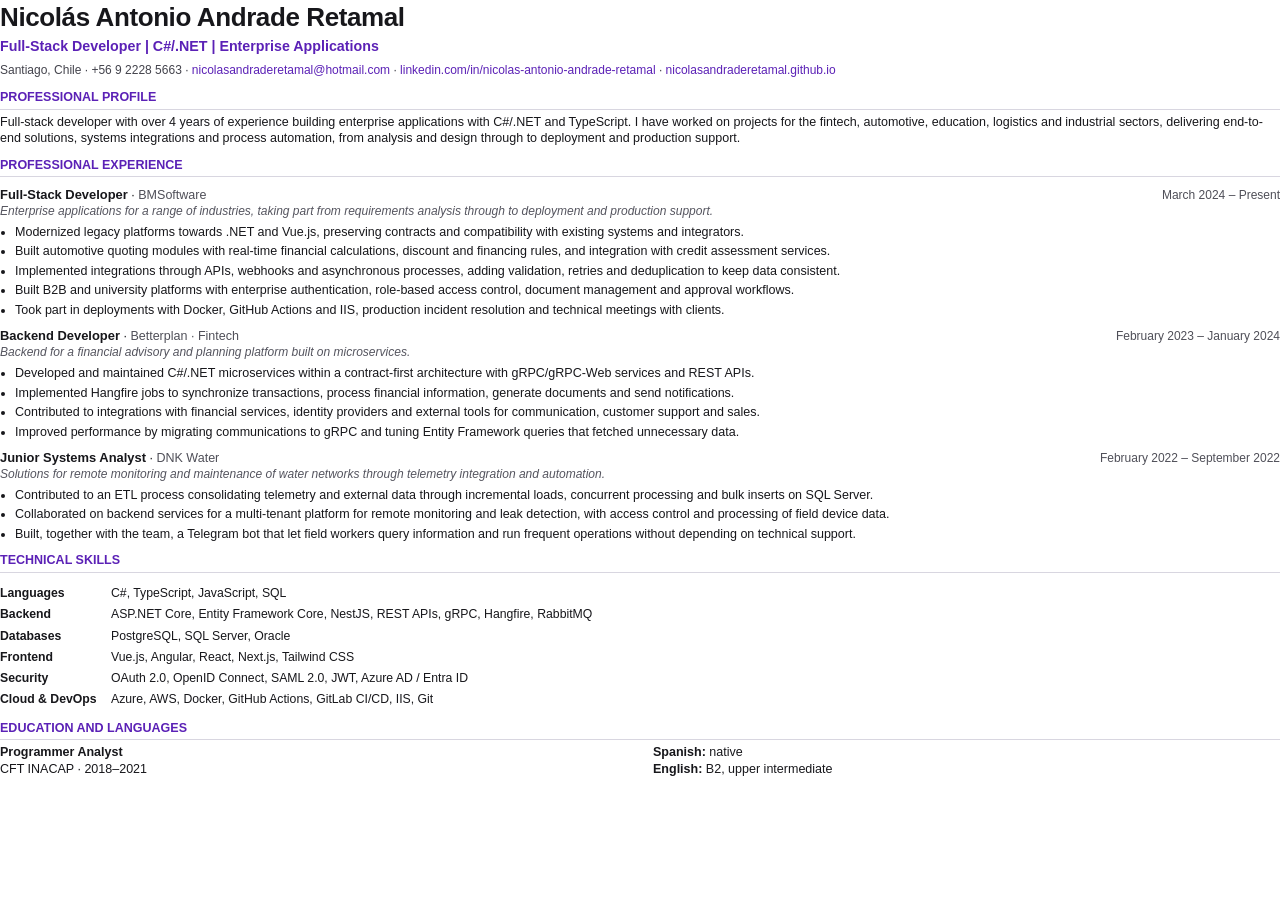
<file: cv/cv-en.html>
<!doctype html>
<html lang="en">
  <head>
    <meta charset="utf-8" />
    <title>Nicolás Andrade Retamal · Full-Stack Developer</title>
    <style>
      @page { size: A4; margin: 11mm 13mm; }
      * { box-sizing: border-box; }
      body { margin: 0; font-family: "Segoe UI", Arial, sans-serif; font-size: 9.4pt; line-height: 1.32; color: #17171b; }
      a { color: #5b21b6; text-decoration: none; }
      h1 { margin: 0; font-size: 19.5pt; letter-spacing: -0.4px; }
      .rol { margin: 3px 0 7px; color: #5b21b6; font-weight: 600; font-size: 10.7pt; }
      .contacto { font-size: 9pt; color: #43434c; }
      h2 { margin: 10px 0 4px; padding-bottom: 3px; border-bottom: 1px solid #d8d6e0; color: #5b21b6; font-size: 9.4pt; text-transform: uppercase; }
      p { margin: 0 0 6px; }
      .puesto { display: flex; justify-content: space-between; gap: 12px; align-items: baseline; margin-top: 9px; }
      .puesto strong { font-size: 9.7pt; }
      .empresa, .fechas { color: #4f4f58; }
      .fechas { white-space: nowrap; font-size: 9pt; }
      .contexto { color: #55555f; font-style: italic; font-size: 9pt; margin-bottom: 3px; }
      ul { margin: 4px 0 0; padding-left: 15px; }
      li { margin-bottom: 3px; }
      .skills { display: grid; grid-template-columns: 100px 1fr; gap: 5px 11px; font-size: 9.2pt; }
      .skills dt { font-weight: 600; }
      .skills dd { margin: 0; }
      .cierre { display: grid; grid-template-columns: 1fr 1fr; gap: 26px; }
    </style>
  </head>
  <body>
    <h1>Nicolás Antonio Andrade Retamal</h1>
    <p class="rol">Full-Stack Developer | C#/.NET | Enterprise Applications</p>
    <p class="contacto">Santiago, Chile · +56 9 2228 5663 · <a href="mailto:nicolasandraderetamal@hotmail.com">nicolasandraderetamal@hotmail.com</a> · <a href="https://www.linkedin.com/in/nicolas-antonio-andrade-retamal">linkedin.com/in/nicolas-antonio-andrade-retamal</a> · <a href="https://nicolasandraderetamal.github.io/index.en.html">nicolasandraderetamal.github.io</a></p>

    <h2>Professional profile</h2>
    <p>Full-stack developer with over 4 years of experience building enterprise applications with C#/.NET and TypeScript. I have worked on projects for the fintech, automotive, education, logistics and industrial sectors, delivering end-to-end solutions, systems integrations and process automation, from analysis and design through to deployment and production support.</p>

    <h2>Professional experience</h2>
    <div class="puesto"><span><strong>Full-Stack Developer</strong> · <span class="empresa">BMSoftware</span></span><span class="fechas">March 2024 – Present</span></div>
    <p class="contexto">Enterprise applications for a range of industries, taking part from requirements analysis through to deployment and production support.</p>
    <ul>
      <li>Modernized legacy platforms towards .NET and Vue.js, preserving contracts and compatibility with existing systems and integrators.</li>
      <li>Built automotive quoting modules with real-time financial calculations, discount and financing rules, and integration with credit assessment services.</li>
      <li>Implemented integrations through APIs, webhooks and asynchronous processes, adding validation, retries and deduplication to keep data consistent.</li>
      <li>Built B2B and university platforms with enterprise authentication, role-based access control, document management and approval workflows.</li>
      <li>Took part in deployments with Docker, GitHub Actions and IIS, production incident resolution and technical meetings with clients.</li>
    </ul>

    <div class="puesto"><span><strong>Backend Developer</strong> · <span class="empresa">Betterplan · Fintech</span></span><span class="fechas">February 2023 – January 2024</span></div>
    <p class="contexto">Backend for a financial advisory and planning platform built on microservices.</p>
    <ul>
      <li>Developed and maintained C#/.NET microservices within a contract-first architecture with gRPC/gRPC-Web services and REST APIs.</li>
      <li>Implemented Hangfire jobs to synchronize transactions, process financial information, generate documents and send notifications.</li>
      <li>Contributed to integrations with financial services, identity providers and external tools for communication, customer support and sales.</li>
      <li>Improved performance by migrating communications to gRPC and tuning Entity Framework queries that fetched unnecessary data.</li>
    </ul>

    <div class="puesto"><span><strong>Junior Systems Analyst</strong> · <span class="empresa">DNK Water</span></span><span class="fechas">February 2022 – September 2022</span></div>
    <p class="contexto">Solutions for remote monitoring and maintenance of water networks through telemetry integration and automation.</p>
    <ul>
      <li>Contributed to an ETL process consolidating telemetry and external data through incremental loads, concurrent processing and bulk inserts on SQL Server.</li>
      <li>Collaborated on backend services for a multi-tenant platform for remote monitoring and leak detection, with access control and processing of field device data.</li>
      <li>Built, together with the team, a Telegram bot that let field workers query information and run frequent operations without depending on technical support.</li>
    </ul>

    <h2>Technical skills</h2>
    <dl class="skills">
      <dt>Languages</dt><dd>C#, TypeScript, JavaScript, SQL</dd>
      <dt>Backend</dt><dd>ASP.NET Core, Entity Framework Core, NestJS, REST APIs, gRPC, Hangfire, RabbitMQ</dd>
      <dt>Databases</dt><dd>PostgreSQL, SQL Server, Oracle</dd>
      <dt>Frontend</dt><dd>Vue.js, Angular, React, Next.js, Tailwind CSS</dd>
      <dt>Security</dt><dd>OAuth 2.0, OpenID Connect, SAML 2.0, JWT, Azure AD / Entra ID</dd>
      <dt>Cloud &amp; DevOps</dt><dd>Azure, AWS, Docker, GitHub Actions, GitLab CI/CD, IIS, Git</dd>
    </dl>

    <h2>Education and languages</h2>
    <div class="cierre"><p><strong>Programmer Analyst</strong><br />CFT INACAP · 2018–2021</p><p><strong>Spanish:</strong> native<br /><strong>English:</strong> B2, upper intermediate</p></div>
  </body>
</html>
</file>
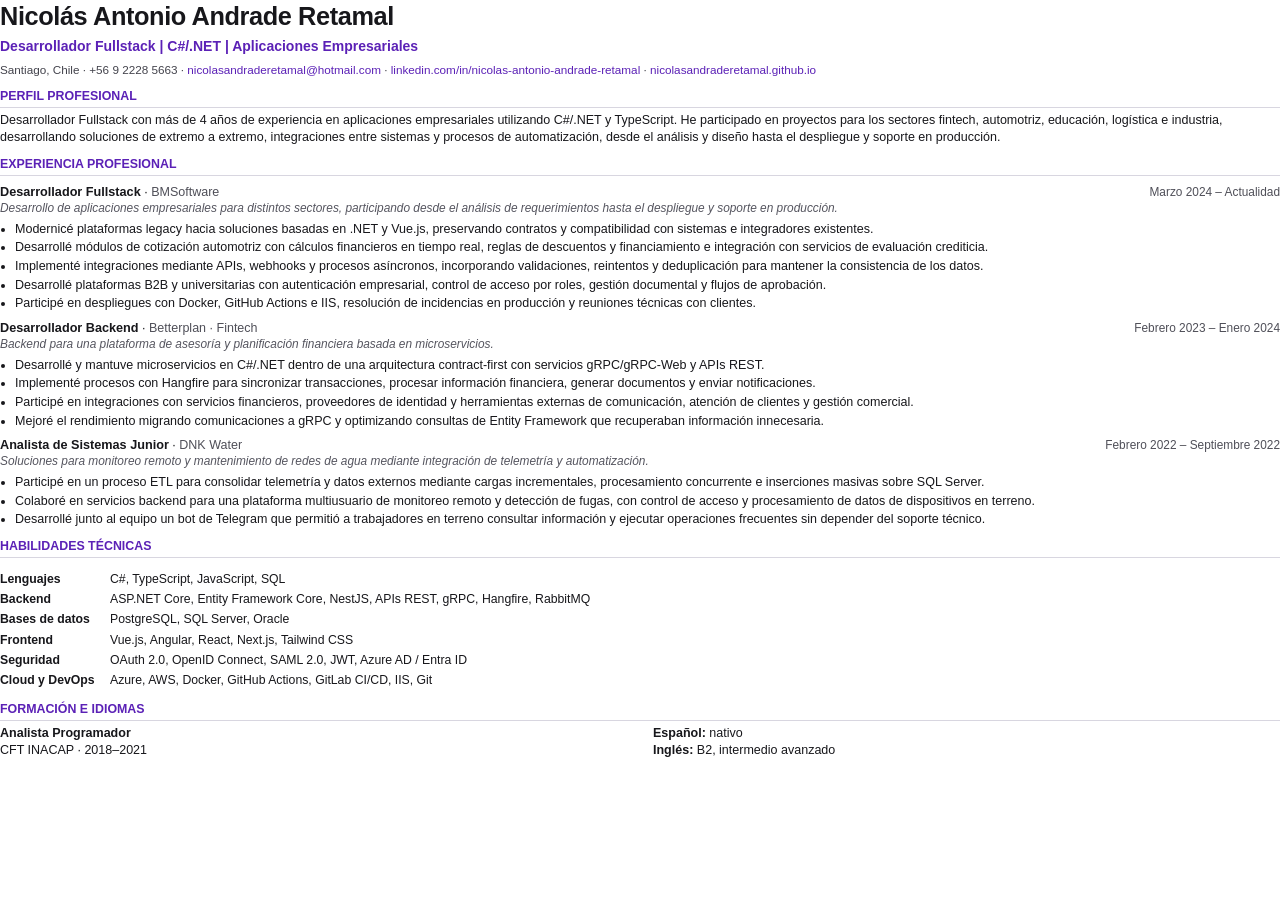
<file: cv/cv.html>
<!doctype html>
<html lang="es">
  <head>
    <meta charset="utf-8" />
    <title>Nicolás Andrade Retamal · Desarrollador Fullstack</title>
    <style>
      @page { size: A4; margin: 11mm 13mm; }
      * { box-sizing: border-box; }
      body { margin: 0; font-family: "Segoe UI", Arial, sans-serif; font-size: 9.4pt; line-height: 1.33; color: #17171b; }
      a { color: #5b21b6; text-decoration: none; }
      h1 { margin: 0; font-size: 19pt; letter-spacing: -0.4px; }
      .rol { margin: 3px 0 7px; color: #5b21b6; font-weight: 600; font-size: 10.5pt; }
      .contacto { font-size: 8.8pt; color: #43434c; }
      h2 { margin: 10px 0 4px; padding-bottom: 3px; border-bottom: 1px solid #d8d6e0; color: #5b21b6; font-size: 9.3pt; text-transform: uppercase; }
      p { margin: 0 0 6px; }
      .puesto { display: flex; justify-content: space-between; gap: 12px; align-items: baseline; margin-top: 8px; }
      .puesto strong { font-size: 9.5pt; }
      .empresa, .fechas { color: #4f4f58; }
      .fechas { white-space: nowrap; font-size: 8.9pt; }
      .contexto { color: #55555f; font-style: italic; font-size: 8.9pt; margin-bottom: 3px; }
      ul { margin: 4px 0 0; padding-left: 15px; }
      li { margin-bottom: 2px; }
      .skills { display: grid; grid-template-columns: 100px 1fr; gap: 4px 10px; font-size: 9.2pt; }
      .skills dt { font-weight: 600; }
      .skills dd { margin: 0; }
      .cierre { display: grid; grid-template-columns: 1fr 1fr; gap: 26px; }
    </style>
  </head>
  <body>
    <h1>Nicolás Antonio Andrade Retamal</h1>
    <p class="rol">Desarrollador Fullstack | C#/.NET | Aplicaciones Empresariales</p>
    <p class="contacto">Santiago, Chile · +56 9 2228 5663 · <a href="mailto:nicolasandraderetamal@hotmail.com">nicolasandraderetamal@hotmail.com</a> · <a href="https://www.linkedin.com/in/nicolas-antonio-andrade-retamal">linkedin.com/in/nicolas-antonio-andrade-retamal</a> · <a href="https://nicolasandraderetamal.github.io">nicolasandraderetamal.github.io</a></p>

    <h2>Perfil profesional</h2>
    <p>Desarrollador Fullstack con más de 4 años de experiencia en aplicaciones empresariales utilizando C#/.NET y TypeScript. He participado en proyectos para los sectores fintech, automotriz, educación, logística e industria, desarrollando soluciones de extremo a extremo, integraciones entre sistemas y procesos de automatización, desde el análisis y diseño hasta el despliegue y soporte en producción.</p>

    <h2>Experiencia profesional</h2>
    <div class="puesto"><span><strong>Desarrollador Fullstack</strong> · <span class="empresa">BMSoftware</span></span><span class="fechas">Marzo 2024 – Actualidad</span></div>
    <p class="contexto">Desarrollo de aplicaciones empresariales para distintos sectores, participando desde el análisis de requerimientos hasta el despliegue y soporte en producción.</p>
    <ul>
      <li>Modernicé plataformas legacy hacia soluciones basadas en .NET y Vue.js, preservando contratos y compatibilidad con sistemas e integradores existentes.</li>
      <li>Desarrollé módulos de cotización automotriz con cálculos financieros en tiempo real, reglas de descuentos y financiamiento e integración con servicios de evaluación crediticia.</li>
      <li>Implementé integraciones mediante APIs, webhooks y procesos asíncronos, incorporando validaciones, reintentos y deduplicación para mantener la consistencia de los datos.</li>
      <li>Desarrollé plataformas B2B y universitarias con autenticación empresarial, control de acceso por roles, gestión documental y flujos de aprobación.</li>
      <li>Participé en despliegues con Docker, GitHub Actions e IIS, resolución de incidencias en producción y reuniones técnicas con clientes.</li>
    </ul>

    <div class="puesto"><span><strong>Desarrollador Backend</strong> · <span class="empresa">Betterplan · Fintech</span></span><span class="fechas">Febrero 2023 – Enero 2024</span></div>
    <p class="contexto">Backend para una plataforma de asesoría y planificación financiera basada en microservicios.</p>
    <ul>
      <li>Desarrollé y mantuve microservicios en C#/.NET dentro de una arquitectura contract-first con servicios gRPC/gRPC-Web y APIs REST.</li>
      <li>Implementé procesos con Hangfire para sincronizar transacciones, procesar información financiera, generar documentos y enviar notificaciones.</li>
      <li>Participé en integraciones con servicios financieros, proveedores de identidad y herramientas externas de comunicación, atención de clientes y gestión comercial.</li>
      <li>Mejoré el rendimiento migrando comunicaciones a gRPC y optimizando consultas de Entity Framework que recuperaban información innecesaria.</li>
    </ul>

    <div class="puesto"><span><strong>Analista de Sistemas Junior</strong> · <span class="empresa">DNK Water</span></span><span class="fechas">Febrero 2022 – Septiembre 2022</span></div>
    <p class="contexto">Soluciones para monitoreo remoto y mantenimiento de redes de agua mediante integración de telemetría y automatización.</p>
    <ul>
      <li>Participé en un proceso ETL para consolidar telemetría y datos externos mediante cargas incrementales, procesamiento concurrente e inserciones masivas sobre SQL Server.</li>
      <li>Colaboré en servicios backend para una plataforma multiusuario de monitoreo remoto y detección de fugas, con control de acceso y procesamiento de datos de dispositivos en terreno.</li>
      <li>Desarrollé junto al equipo un bot de Telegram que permitió a trabajadores en terreno consultar información y ejecutar operaciones frecuentes sin depender del soporte técnico.</li>
    </ul>

    <h2>Habilidades técnicas</h2>
    <dl class="skills">
      <dt>Lenguajes</dt><dd>C#, TypeScript, JavaScript, SQL</dd>
      <dt>Backend</dt><dd>ASP.NET Core, Entity Framework Core, NestJS, APIs REST, gRPC, Hangfire, RabbitMQ</dd>
      <dt>Bases de datos</dt><dd>PostgreSQL, SQL Server, Oracle</dd>
      <dt>Frontend</dt><dd>Vue.js, Angular, React, Next.js, Tailwind CSS</dd>
      <dt>Seguridad</dt><dd>OAuth 2.0, OpenID Connect, SAML 2.0, JWT, Azure AD / Entra ID</dd>
      <dt>Cloud y DevOps</dt><dd>Azure, AWS, Docker, GitHub Actions, GitLab CI/CD, IIS, Git</dd>
    </dl>

    <h2>Formación e idiomas</h2>
    <div class="cierre"><p><strong>Analista Programador</strong><br />CFT INACAP · 2018–2021</p><p><strong>Español:</strong> nativo<br /><strong>Inglés:</strong> B2, intermedio avanzado</p></div>
  </body>
</html>
</file>
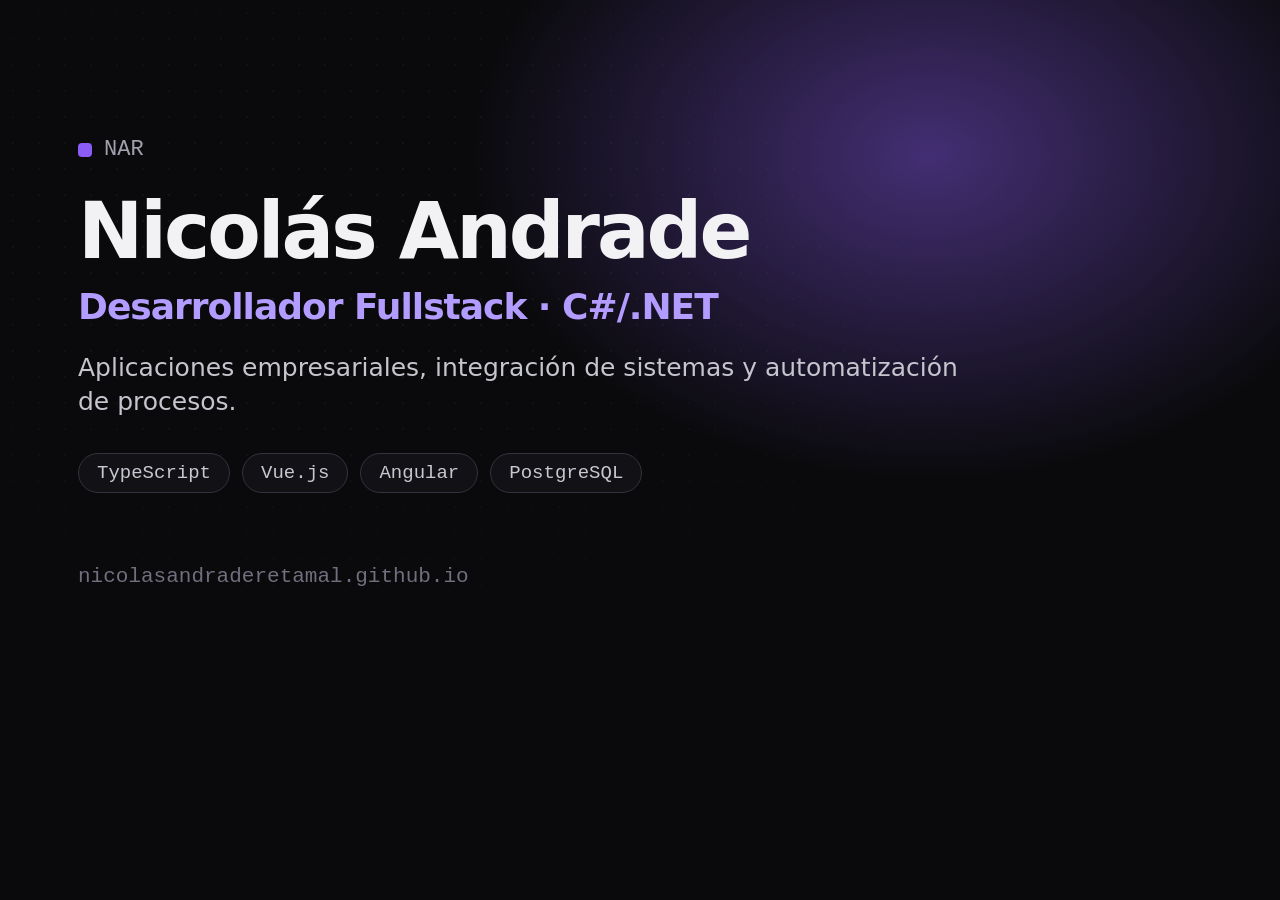
<file: img/og.html>
<!doctype html>
<html lang="es"><head><meta charset="utf-8" /><style>
*{box-sizing:border-box}body{margin:0;width:1200px;height:630px;background:#0a0a0c;color:#f2f2f4;font-family:"Segoe UI",system-ui,sans-serif;display:flex;align-items:center;position:relative;overflow:hidden}.grid{position:absolute;inset:0;background-image:radial-gradient(#f2f2f4 1px,transparent 1px);background-size:26px 26px;opacity:.055;mask-image:radial-gradient(70% 70% at 30% 40%,#000,transparent)}.glow{position:absolute;width:920px;height:650px;right:-190px;top:-170px;background:radial-gradient(closest-side,rgba(139,92,246,.44),transparent)}.inner{position:relative;padding:0 78px;max-width:1060px}.marca{display:flex;align-items:center;gap:12px;font-family:ui-monospace,Consolas,monospace;font-size:22px;color:#a2a2ae;margin-bottom:30px}.punto{width:14px;height:14px;border-radius:4px;background:#8b5cf6}h1{margin:0;font-size:78px;letter-spacing:-3px;line-height:1}.rol{margin:16px 0 0;font-size:36px;font-weight:600;color:#b39cff;letter-spacing:-1px}.desc{margin:24px 0 0;max-width:880px;font-size:25px;line-height:1.35;color:#c5c5ce}.stack{margin-top:34px;display:flex;gap:12px}.stack span{font-family:ui-monospace,Consolas,monospace;font-size:19px;color:#c8c8d2;border:1px solid #33333e;background:#111116;border-radius:999px;padding:8px 18px}.pie{position:absolute;left:78px;bottom:42px;font-family:ui-monospace,Consolas,monospace;font-size:21px;color:#6f6f7d}</style></head><body><div class="grid"></div><div class="glow"></div><div class="inner"><div class="marca"><span class="punto"></span>NAR</div><h1>Nicolás Andrade</h1><p class="rol">Desarrollador Fullstack · C#/.NET</p><p class="desc">Aplicaciones empresariales, integración de sistemas y automatización de procesos.</p><div class="stack"><span>TypeScript</span><span>Vue.js</span><span>Angular</span><span>PostgreSQL</span></div></div><div class="pie">nicolasandraderetamal.github.io</div></body></html>
</file>
<file: styles.css>
/* ---------- Tokens ---------- */
:root {
  --bg: #09090d;
  --bg-raised: #111119;
  --bg-sunken: #08080b;
  --bg-soft: #15151e;
  --line: #252531;
  --line-strong: #3b3b49;
  --ink: #f4f4f6;
  --ink-muted: #aaaab6;
  --ink-subtle: #777785;
  --accent: #8b5cf6;
  --accent-bright: #a78bfa;
  --accent-text: #c0afff;
  --accent-soft: rgba(139, 92, 246, 0.14);
  --accent-ink: #ffffff;
  --glow: rgba(139, 92, 246, 0.24);
  --code-keyword: #c4b5fd;
  --code-string: #86efac;
  --code-name: #7dd3fc;
  --shadow-strength: 0.5;
  --radius: 14px;
  --radius-lg: 22px;
  --shadow: 0 22px 65px rgba(0, 0, 0, var(--shadow-strength));
  --ease: cubic-bezier(0.22, 0.61, 0.36, 1);
  --wrap: 1160px;
  --mono: ui-monospace, "Cascadia Code", "JetBrains Mono", Consolas, monospace;
}

@media (prefers-color-scheme: light) {
  :root:not([data-theme="dark"]) {
    --bg: #f8f7f4;
    --bg-raised: #ffffff;
    --bg-sunken: #efede7;
    --bg-soft: #f4f2ed;
    --line: #dfdcd3;
    --line-strong: #c6c1b5;
    --ink: #17171b;
    --ink-muted: #575760;
    --ink-subtle: #777780;
    --accent: #7c3aed;
    --accent-bright: #8b5cf6;
    --accent-text: #6d28d9;
    --accent-soft: rgba(124, 58, 237, 0.1);
    --glow: rgba(124, 58, 237, 0.18);
    --code-keyword: #7c3aed;
    --code-string: #15803d;
    --code-name: #0369a1;
    --shadow-strength: 0.12;
  }
}

:root[data-theme="light"] {
  --bg: #f8f7f4;
  --bg-raised: #ffffff;
  --bg-sunken: #efede7;
  --bg-soft: #f4f2ed;
  --line: #dfdcd3;
  --line-strong: #c6c1b5;
  --ink: #17171b;
  --ink-muted: #575760;
  --ink-subtle: #777780;
  --accent: #7c3aed;
  --accent-bright: #8b5cf6;
  --accent-text: #6d28d9;
  --accent-soft: rgba(124, 58, 237, 0.1);
  --glow: rgba(124, 58, 237, 0.18);
  --code-keyword: #7c3aed;
  --code-string: #15803d;
  --code-name: #0369a1;
  --shadow-strength: 0.12;
}

*,
*::before,
*::after {
  box-sizing: border-box;
}
html {
  scroll-behavior: smooth;
  scroll-padding-top: 84px;
}
body {
  margin: 0;
  min-width: 320px;
  background:
    radial-gradient(
      900px 560px at 76% -14%,
      rgba(139, 92, 246, 0.09),
      transparent 67%
    ),
    var(--bg);
  color: var(--ink);
  font-family:
    "Segoe UI Variable Display",
    "SF Pro Display",
    -apple-system,
    "Segoe UI",
    system-ui,
    sans-serif;
  font-size: 17px;
  line-height: 1.64;
  -webkit-font-smoothing: antialiased;
  text-rendering: optimizeLegibility;
}
body::before {
  content: "";
  position: fixed;
  inset: 0;
  z-index: -1;
  pointer-events: none;
  background-image:
    linear-gradient(rgba(255, 255, 255, 0.018) 1px, transparent 1px),
    linear-gradient(90deg, rgba(255, 255, 255, 0.018) 1px, transparent 1px);
  background-size: 54px 54px;
  mask-image: linear-gradient(to bottom, #000 0%, transparent 72%);
}
:root[data-theme="light"] body::before {
  opacity: 0.24;
}

h1,
h2,
h3 {
  margin: 0;
  line-height: 1.08;
  letter-spacing: -0.03em;
  font-weight: 680;
}
p {
  margin: 0;
}
a {
  color: inherit;
}
img {
  display: block;
  max-width: 100%;
  height: auto;
}
code {
  font-family: var(--mono);
  font-size: 0.84em;
  background: var(--bg-sunken);
  border: 1px solid var(--line);
  border-radius: 6px;
  padding: 0.1em 0.42em;
}
section[id] {
  scroll-margin-top: 84px;
}
:focus-visible {
  outline: 2px solid var(--accent);
  outline-offset: 3px;
  border-radius: 6px;
}

.icon {
  width: 18px;
  height: 18px;
  fill: none;
  stroke: currentColor;
  stroke-width: 1.9;
  stroke-linecap: round;
  stroke-linejoin: round;
}
.skip {
  position: fixed;
  left: -999px;
  top: 12px;
  z-index: 100;
  background: var(--accent);
  color: var(--accent-ink);
  padding: 0.62em 1em;
  border-radius: 10px;
  font-weight: 650;
}
.skip:focus {
  left: 12px;
}
.scroll-progress {
  position: fixed;
  inset: 0 0 auto;
  z-index: 100;
  height: 2px;
  pointer-events: none;
}
.scroll-progress span {
  display: block;
  width: 100%;
  height: 100%;
  background: linear-gradient(90deg, var(--accent), #c084fc);
  transform: scaleX(0);
  transform-origin: left center;
  box-shadow: 0 0 16px var(--glow);
}

/* ---------- Navegación ---------- */
.topbar {
  position: sticky;
  top: 0;
  z-index: 40;
  display: flex;
  align-items: center;
  gap: 22px;
  min-height: 66px;
  padding: 12px max(24px, calc((100vw - var(--wrap)) / 2));
  background: color-mix(in srgb, var(--bg) 82%, transparent);
  backdrop-filter: blur(16px) saturate(135%);
  -webkit-backdrop-filter: blur(16px) saturate(135%);
  border-bottom: 1px solid transparent;
  transition:
    border-color 180ms var(--ease),
    background 180ms var(--ease),
    box-shadow 180ms var(--ease);
}
.topbar.is-stuck {
  border-bottom-color: var(--line);
  box-shadow: 0 8px 30px rgba(0, 0, 0, 0.08);
}
.topbar__brand {
  display: inline-flex;
  align-items: center;
  gap: 3px;
  font-family: var(--mono);
  font-weight: 670;
  text-decoration: none;
  letter-spacing: -0.02em;
}
.topbar__prompt {
  color: var(--accent-text);
}
.topbar__nav {
  margin-left: auto;
  display: flex;
  align-items: center;
  gap: 25px;
  font-size: 0.92rem;
}
.topbar__nav a {
  position: relative;
  padding: 7px 0;
  color: var(--ink-muted);
  text-decoration: none;
  transition: color 150ms var(--ease);
}
.topbar__nav a::after {
  content: "";
  position: absolute;
  left: 0;
  right: 0;
  bottom: 0;
  height: 2px;
  border-radius: 999px;
  background: var(--accent);
  transform: scaleX(0);
  transition: transform 180ms var(--ease);
}
.topbar__nav a:hover,
.topbar__nav a.is-active {
  color: var(--ink);
}
.topbar__nav a.is-active::after {
  transform: scaleX(1);
}

.theme-toggle,
.menu-toggle {
  display: grid;
  place-items: center;
  width: 40px;
  height: 40px;
  border-radius: 999px;
  border: 1px solid var(--line);
  background: var(--bg-raised);
  color: var(--ink-muted);
  cursor: pointer;
  transition:
    transform 160ms var(--ease),
    border-color 160ms var(--ease),
    color 160ms var(--ease);
}
.theme-toggle:hover,
.menu-toggle:hover {
  color: var(--ink);
  border-color: var(--line-strong);
  transform: translateY(-1px);
}
.lang-switch {
  display: grid;
  place-items: center;
  min-width: 40px;
  height: 40px;
  padding-inline: 11px;
  border-radius: 999px;
  border: 1px solid var(--line);
  background: var(--bg-raised);
  color: var(--ink-muted);
  font-family: var(--mono);
  font-size: 0.72rem;
  letter-spacing: 0.05em;
  text-decoration: none;
  transition:
    transform 160ms var(--ease),
    border-color 160ms var(--ease),
    color 160ms var(--ease);
}
.lang-switch:hover {
  color: var(--ink);
  border-color: var(--line-strong);
  transform: translateY(-1px);
}
.theme-toggle .icon--moon {
  display: none;
}
:root[data-theme="light"] .theme-toggle .icon--sun {
  display: none;
}
:root[data-theme="light"] .theme-toggle .icon--moon {
  display: block;
}
@media (prefers-color-scheme: light) {
  html:not([data-theme]) .theme-toggle .icon--sun {
    display: none;
  }
  html:not([data-theme]) .theme-toggle .icon--moon {
    display: block;
  }
}
.menu-toggle {
  display: none;
  gap: 4px;
}
.menu-toggle span {
  width: 17px;
  height: 1.5px;
  background: currentColor;
  transition:
    transform 180ms var(--ease),
    opacity 180ms var(--ease);
}
.menu-toggle[aria-expanded="true"] span:nth-child(1) {
  transform: translateY(5.5px) rotate(45deg);
}
.menu-toggle[aria-expanded="true"] span:nth-child(2) {
  opacity: 0;
}
.menu-toggle[aria-expanded="true"] span:nth-child(3) {
  transform: translateY(-5.5px) rotate(-45deg);
}

/* ---------- Hero ---------- */
.hero {
  position: relative;
  overflow: clip;
  min-height: calc(100svh - 66px);
  display: grid;
  align-items: center;
  padding: clamp(76px, 9vw, 128px) max(24px, calc((100vw - var(--wrap)) / 2))
    clamp(70px, 8vw, 106px);
}
.hero__grid {
  position: absolute;
  inset: 0;
  pointer-events: none;
  background-image: radial-gradient(currentColor 1px, transparent 1px);
  background-size: 24px 24px;
  color: var(--ink);
  opacity: 0.05;
  mask-image: radial-gradient(80% 72% at 18% 23%, #000, transparent 72%);
}
.hero__glow {
  position: absolute;
  inset: -25% -18% -12%;
  background: radial-gradient(
    650px 400px at var(--gx, 43%) var(--gy, 39%),
    var(--glow),
    transparent 68%
  );
  mask-image: radial-gradient(105% 92% at 50% 42%, #000 45%, transparent 100%);
  pointer-events: none;
}
.hero__layout {
  position: relative;
  width: min(100%, var(--wrap));
  margin: 0 auto;
  display: grid;
  grid-template-columns: minmax(0, 1.1fr) minmax(350px, 0.8fr);
  align-items: center;
  gap: clamp(46px, 7vw, 96px);
}
.hero__copy {
  min-width: 0;
}
.hero__eyebrow {
  display: inline-flex;
  font-family: var(--mono);
  font-size: 0.83rem;
  color: var(--ink-muted);
  border: 1px solid var(--line);
  background: color-mix(in srgb, var(--bg-raised) 86%, transparent);
  border-radius: 999px;
  padding: 6px 14px;
  margin-bottom: 28px;
  box-shadow: inset 0 1px rgba(255, 255, 255, 0.025);
}
.hero__title {
  font-size: clamp(3.15rem, 7vw, 5.55rem);
  font-weight: 750;
  letter-spacing: -0.055em;
  text-wrap: balance;
}
.hero__title::after {
  content: "";
  display: block;
  width: clamp(70px, 10vw, 130px);
  height: 4px;
  margin-top: 18px;
  border-radius: 999px;
  background: linear-gradient(90deg, var(--accent), transparent);
  box-shadow: 0 0 22px var(--glow);
}
.hero__role {
  margin-top: 20px;
  font-size: clamp(1.34rem, 2.7vw, 1.9rem);
  font-weight: 620;
  color: var(--ink-muted);
}
.accent {
  color: var(--accent-text);
}
.hero__role .accent {
  display: block;
  margin-top: 5px;
}
.hero__lead {
  margin-top: 27px;
  max-width: 66ch;
  color: var(--ink-muted);
  font-size: clamp(1.04rem, 1.75vw, 1.18rem);
}
.hero__actions {
  display: flex;
  flex-wrap: wrap;
  gap: 12px;
  margin-top: 34px;
}

/* Terminal decorativo */
.terminal {
  position: relative;
  min-width: 0;
  border: 1px solid var(--line);
  border-radius: 18px;
  background:
    radial-gradient(
      430px circle at var(--mx, 50%) var(--my, 12%),
      rgba(139, 92, 246, 0.13),
      transparent 42%
    ),
    color-mix(in srgb, var(--bg-raised) 94%, transparent);
  box-shadow:
    var(--shadow),
    inset 0 1px rgba(255, 255, 255, 0.035);
  overflow: hidden;
  transform-style: preserve-3d;
  transform: perspective(1000px) rotateX(var(--rx, 0deg))
    rotateY(var(--ry, 0deg));
  transition:
    transform 170ms var(--ease),
    border-color 170ms var(--ease);
}
.terminal::before {
  content: "";
  position: absolute;
  inset: -1px;
  border-radius: inherit;
  padding: 1px;
  background: linear-gradient(
    135deg,
    rgba(167, 139, 250, 0.46),
    transparent 32%,
    transparent 68%,
    rgba(125, 211, 252, 0.16)
  );
  -webkit-mask:
    linear-gradient(#000 0 0) content-box,
    linear-gradient(#000 0 0);
  -webkit-mask-composite: xor;
  mask-composite: exclude;
  pointer-events: none;
}
.terminal__bar {
  display: grid;
  grid-template-columns: 1fr auto 1fr;
  align-items: center;
  min-height: 44px;
  padding: 0 15px;
  border-bottom: 1px solid var(--line);
  background: color-mix(in srgb, var(--bg-sunken) 78%, transparent);
  font-family: var(--mono);
  font-size: 0.72rem;
  color: var(--ink-subtle);
}
.terminal__dots {
  display: inline-flex;
  gap: 6px;
}
.terminal__dots i {
  width: 8px;
  height: 8px;
  border-radius: 50%;
  background: var(--line-strong);
}
.terminal__dots i:nth-child(1) {
  background: #fb7185;
}
.terminal__dots i:nth-child(2) {
  background: #fbbf24;
}
.terminal__dots i:nth-child(3) {
  background: #4ade80;
}
.terminal__file {
  justify-self: center;
  color: var(--ink-muted);
}
.terminal__status {
  justify-self: end;
}
.terminal__code {
  margin: 0;
  padding: clamp(24px, 4vw, 34px);
  overflow: auto;
  color: var(--ink-muted);
  font-family: var(--mono);
  font-size: clamp(0.78rem, 1.4vw, 0.92rem);
  line-height: 1.85;
  tab-size: 2;
}
.terminal__code code {
  padding: 0;
  border: 0;
  background: none;
  font: inherit;
}
.code-line {
  display: block;
}
.js .terminal.is-in .code-line {
  animation: code-line-in 380ms var(--ease) both;
  animation-delay: calc(var(--line) * 45ms + 120ms);
}
.code-keyword {
  color: var(--code-keyword);
}
.code-string {
  color: var(--code-string);
}
.code-name {
  color: var(--code-name);
}
.code-cursor {
  display: inline-block;
  width: 0.55em;
  height: 1.1em;
  margin-left: 3px;
  vertical-align: -0.16em;
  background: var(--accent-bright);
  animation: cursor-blink 1.05s steps(2, jump-none) infinite;
}

/* ---------- Componentes comunes ---------- */
.btn {
  display: inline-flex;
  align-items: center;
  justify-content: center;
  gap: 8px;
  padding: 0.73em 1.3em;
  border-radius: 11px;
  border: 1px solid var(--line-strong);
  background: var(--bg-raised);
  color: var(--ink);
  font: inherit;
  font-size: 0.94rem;
  font-weight: 600;
  text-decoration: none;
  cursor: pointer;
  box-shadow: inset 0 1px rgba(255, 255, 255, 0.025);
  transition:
    transform 150ms var(--ease),
    border-color 150ms var(--ease),
    background 150ms var(--ease),
    box-shadow 150ms var(--ease);
}
.btn:hover {
  transform: translateY(-2px);
  border-color: var(--ink-subtle);
  box-shadow: 0 10px 26px rgba(0, 0, 0, 0.12);
}
.btn--primary {
  background: linear-gradient(
    135deg,
    var(--accent),
    color-mix(in srgb, var(--accent) 74%, #c084fc)
  );
  border-color: transparent;
  color: var(--accent-ink);
  font-weight: 680;
  box-shadow: 0 10px 28px rgba(124, 58, 237, 0.2);
}
.btn--primary:hover {
  border-color: transparent;
  box-shadow: 0 14px 35px rgba(124, 58, 237, 0.29);
}
.btn--quiet {
  background: transparent;
  border-color: transparent;
  color: var(--ink-muted);
}
.btn--quiet:hover {
  border-color: var(--line);
  color: var(--ink);
  box-shadow: none;
}
.btn--small {
  padding: 0.55em 1em;
  font-size: 0.87rem;
}

.section {
  position: relative;
  padding: clamp(76px, 8vw, 112px) max(24px, calc((100vw - var(--wrap)) / 2));
  border-top: 1px solid var(--line);
}
.section--tight {
  padding-block: clamp(66px, 7vw, 92px);
}
.section__head {
  max-width: 760px;
  margin-bottom: clamp(40px, 5vw, 62px);
}
.section__head--contact {
  margin-bottom: 32px;
}
.section__eyebrow {
  font-family: var(--mono);
  color: var(--accent-text);
  font-size: 0.79rem;
  margin-bottom: 12px;
  letter-spacing: 0.01em;
}
.section__title {
  font-size: clamp(2.1rem, 4vw, 3.15rem);
}
.section__lead {
  margin-top: 18px;
  color: var(--ink-muted);
  font-size: 1.04rem;
}

.interactive-card {
  --mx: 50%;
  --my: 50%;
  position: relative;
  isolation: isolate;
}
.interactive-card::after {
  content: "";
  position: absolute;
  inset: 0;
  z-index: -1;
  border-radius: inherit;
  background: radial-gradient(
    480px circle at var(--mx) var(--my),
    rgba(139, 92, 246, 0.095),
    transparent 42%
  );
  opacity: 0;
  transition: opacity 220ms var(--ease);
  pointer-events: none;
}
.interactive-card:hover::after {
  opacity: 1;
}

/* ---------- Experiencia ---------- */
.experience-list {
  position: relative;
  display: grid;
  gap: 24px;
  padding-left: 44px;
}
.experience-list::before {
  content: "";
  position: absolute;
  left: 15px;
  top: 20px;
  bottom: 20px;
  width: 1px;
  background: linear-gradient(
    to bottom,
    var(--accent),
    var(--line) 18%,
    var(--line) 82%,
    transparent
  );
}
.experience {
  display: grid;
  grid-template-columns: minmax(230px, 0.68fr) minmax(0, 1.62fr);
  gap: clamp(28px, 5vw, 70px);
  padding: clamp(27px, 3.3vw, 40px);
  border: 1px solid var(--line);
  border-radius: var(--radius-lg);
  background:
    radial-gradient(
      520px circle at var(--mx) var(--my),
      rgba(139, 92, 246, 0.08),
      transparent 42%
    ),
    linear-gradient(145deg, var(--bg-raised), var(--bg-sunken));
  box-shadow: inset 0 1px rgba(255, 255, 255, 0.025);
  transition:
    transform 200ms var(--ease),
    border-color 200ms var(--ease),
    box-shadow 200ms var(--ease);
}
.experience:hover {
  transform: translateY(-2px);
  border-color: var(--line-strong);
  box-shadow: 0 18px 42px rgba(0, 0, 0, 0.11);
}
.experience__marker {
  position: absolute;
  left: -36px;
  top: 34px;
  width: 15px;
  height: 15px;
  border: 3px solid var(--bg);
  border-radius: 50%;
  background: var(--accent);
  box-shadow:
    0 0 0 1px var(--line-strong),
    0 0 22px var(--glow);
}
.experience__head {
  min-width: 0;
}
.experience__when {
  font-family: var(--mono);
  color: var(--ink-subtle);
  font-size: 0.78rem;
}
.experience__role {
  margin-top: 12px;
  font-size: 1.42rem;
}
.experience__company {
  margin-top: 6px;
  color: var(--accent-text);
  font-weight: 620;
}
.experience__tags {
  display: flex;
  flex-wrap: wrap;
  gap: 7px;
  list-style: none;
  padding: 0;
  margin: 22px 0 0;
}
.experience__tags li,
.chips li {
  border: 1px solid var(--line);
  background: color-mix(in srgb, var(--bg-sunken) 86%, transparent);
  color: var(--ink-muted);
  border-radius: 999px;
  font-family: var(--mono);
}
.experience__tags li {
  padding: 4px 10px;
  font-size: 0.72rem;
}
.experience__highlights {
  margin: 0;
  padding-left: 20px;
  color: var(--ink-muted);
  display: grid;
  gap: 12px;
}
.experience__highlights li::marker {
  color: var(--accent);
}

/* ---------- Proyectos ---------- */
.section--projects {
  background:
    radial-gradient(
      760px 430px at 86% 4%,
      rgba(139, 92, 246, 0.07),
      transparent 70%
    ),
    color-mix(in srgb, var(--bg-sunken) 66%, var(--bg));
}
.projects {
  display: grid;
  grid-template-columns: repeat(2, minmax(0, 1fr));
  gap: 25px;
  perspective: 1200px;
}
.project {
  display: flex;
  flex-direction: column;
  overflow: hidden;
  border: 1px solid var(--line);
  border-radius: var(--radius-lg);
  background:
    radial-gradient(
      520px circle at var(--mx) var(--my),
      rgba(139, 92, 246, 0.075),
      transparent 42%
    ),
    var(--bg-raised);
  box-shadow: inset 0 1px rgba(255, 255, 255, 0.025);
  transform-style: preserve-3d;
  transform: perspective(1200px) rotateX(var(--rx, 0deg))
    rotateY(var(--ry, 0deg)) translateY(var(--lift, 0px));
  transition:
    transform 180ms var(--ease),
    border-color 180ms var(--ease),
    box-shadow 180ms var(--ease);
}
.project:hover {
  --lift: -4px;
  border-color: var(--line-strong);
  box-shadow: 0 24px 60px rgba(0, 0, 0, 0.16);
}
.project__media {
  position: relative;
  display: block;
  overflow: hidden;
  padding-top: 31px;
  border-bottom: 1px solid var(--line);
  background: var(--bg-sunken);
}
.project__media::before {
  content: "";
  position: absolute;
  inset: 0 0 auto;
  height: 31px;
  z-index: 2;
  background: color-mix(in srgb, var(--bg-sunken) 86%, var(--bg-raised));
  border-bottom: 1px solid var(--line);
}
.project__media::after {
  content: "";
  position: absolute;
  z-index: 3;
  top: 12px;
  left: 14px;
  width: 7px;
  height: 7px;
  border-radius: 50%;
  background: #fb7185;
  box-shadow:
    13px 0 #fbbf24,
    26px 0 #4ade80;
}
.project__media img {
  width: 100%;
  aspect-ratio: 16 / 10;
  object-fit: cover;
  object-position: top left;
  transition:
    transform 470ms var(--ease),
    filter 470ms var(--ease);
}
.project:hover .project__media img {
  transform: scale(1.022);
  filter: saturate(1.04) contrast(1.02);
}
.project__body {
  display: flex;
  flex-direction: column;
  flex: 1;
  padding: clamp(22px, 3vw, 30px);
}
.project__kicker {
  font-family: var(--mono);
  color: var(--ink-subtle);
  font-size: 0.78rem;
}
.project__title {
  margin-top: 9px;
  font-size: 1.65rem;
}
.project__text {
  margin-top: 13px;
  color: var(--ink-muted);
}
.project__focus {
  margin-top: 18px;
  padding: 15px 16px;
  border-left: 2px solid var(--accent);
  border-radius: 0 11px 11px 0;
  background: linear-gradient(90deg, var(--accent-soft), transparent 86%);
  color: var(--ink);
  font-size: 0.93rem;
}
.project__focus span {
  display: block;
  margin-bottom: 5px;
  color: var(--accent-text);
  font-family: var(--mono);
  font-size: 0.72rem;
}
.project__focus p {
  margin: 0;
}
.project__note {
  margin-top: 15px;
  color: var(--ink-subtle);
  font-size: 0.83rem;
}
.project__links {
  display: flex;
  flex-wrap: wrap;
  gap: 10px;
  margin-top: auto;
  padding-top: 23px;
}
.chips {
  display: flex;
  flex-wrap: wrap;
  gap: 7px;
  list-style: none;
  padding: 0;
  margin: 19px 0 0;
}
.chips li {
  font-size: 0.75rem;
  padding: 4px 10px;
}
.chips--lg {
  margin-top: 13px;
}
.chips--lg li {
  font-size: 0.82rem;
  padding: 5px 11px;
  color: var(--ink);
}

/* ---------- Stack y formación ---------- */
.stack {
  display: grid;
  grid-template-columns: repeat(3, minmax(0, 1fr));
  gap: 16px;
}
.stack__group {
  padding: 22px;
  border: 1px solid var(--line);
  border-radius: 16px;
  background:
    radial-gradient(
      360px circle at var(--mx) var(--my),
      rgba(139, 92, 246, 0.075),
      transparent 42%
    ),
    color-mix(in srgb, var(--bg-raised) 84%, transparent);
  transition:
    transform 180ms var(--ease),
    border-color 180ms var(--ease);
}
.stack__group:hover {
  transform: translateY(-2px);
  border-color: var(--line-strong);
}
.stack__group h3 {
  font-family: var(--mono);
  color: var(--accent-text);
  font-size: 0.8rem;
  font-weight: 590;
  letter-spacing: 0;
}
.credentials {
  display: grid;
  grid-template-columns: repeat(2, minmax(0, 1fr));
  gap: 24px;
  margin-top: 42px;
  padding-top: 28px;
  border-top: 1px solid var(--line);
  color: var(--ink-muted);
}
.credentials__label {
  font-family: var(--mono);
  color: var(--ink-subtle);
  font-size: 0.78rem;
  margin-bottom: 7px;
}
.credentials strong {
  color: var(--ink);
}

/* ---------- Contacto y pie ---------- */
.section--contact {
  padding-block: clamp(70px, 8vw, 102px);
  background: linear-gradient(
    to bottom,
    transparent,
    rgba(139, 92, 246, 0.035)
  );
}
.contact-links {
  display: grid;
  grid-template-columns: repeat(3, minmax(0, 1fr));
  gap: 14px;
}
.contact-link {
  display: grid;
  grid-template-columns: 1fr auto;
  gap: 5px 14px;
  min-width: 0;
  padding: 20px;
  border: 1px solid var(--line);
  border-radius: 15px;
  background: var(--bg-raised);
  text-decoration: none;
  transition:
    transform 180ms var(--ease),
    border-color 180ms var(--ease),
    background 180ms var(--ease);
}
.contact-link:hover {
  transform: translateY(-3px);
  border-color: var(--accent);
  background: color-mix(in srgb, var(--bg-raised) 91%, var(--accent));
}
.contact-item {
  position: relative;
  display: grid;
}
.contact-item .contact-link__label {
  padding-right: 72px;
}
.copy-mail {
  position: absolute;
  top: 15px;
  right: 15px;
  padding: 5px 11px;
  border: 1px solid var(--line);
  border-radius: 999px;
  background: var(--bg);
  color: var(--accent-text);
  font-family: var(--mono);
  font-size: 0.7rem;
  cursor: pointer;
  transition:
    border-color 160ms var(--ease),
    color 160ms var(--ease);
}
.copy-mail:hover,
.copy-mail.is-copied {
  border-color: var(--accent);
}
.copy-mail.is-copied {
  color: var(--ink);
}
.contact-link__label {
  color: var(--ink);
  font-weight: 650;
}
.contact-link__value {
  grid-column: 1 / -1;
  min-width: 0;
  overflow: hidden;
  text-overflow: ellipsis;
  color: var(--ink-subtle);
  font-family: var(--mono);
  font-size: 0.75rem;
  white-space: nowrap;
}
.contact-link__arrow {
  grid-row: 1;
  grid-column: 2;
  color: var(--accent-text);
  transition: transform 180ms var(--ease);
}
.contact-link:hover .contact-link__arrow {
  transform: translate(2px, -2px);
}
.footer {
  display: flex;
  justify-content: space-between;
  gap: 16px;
  flex-wrap: wrap;
  padding: 25px max(24px, calc((100vw - var(--wrap)) / 2));
  border-top: 1px solid var(--line);
  color: var(--ink-subtle);
  font-size: 0.82rem;
}

/* ---------- Animaciones ---------- */
.reveal {
  opacity: 1;
  transform: none;
}
.js .reveal {
  opacity: 0;
  transform: translateY(14px);
  transition:
    opacity 600ms var(--ease),
    transform 600ms var(--ease);
}
.js .reveal.is-in {
  opacity: 1;
  transform: none;
}
@keyframes cursor-blink {
  50% {
    opacity: 0;
  }
}
@keyframes code-line-in {
  from {
    opacity: 0;
    transform: translateX(-8px);
  }
  to {
    opacity: 1;
    transform: none;
  }
}

/* ---------- Responsive ---------- */
@media (max-width: 980px) {
  .hero {
    min-height: auto;
  }
  .hero__layout {
    grid-template-columns: 1fr;
  }
  .terminal {
    max-width: 650px;
  }
  .experience {
    grid-template-columns: 1fr;
    gap: 24px;
  }
  .projects {
    grid-template-columns: 1fr;
  }
  .stack {
    grid-template-columns: repeat(2, minmax(0, 1fr));
  }
  .contact-links {
    grid-template-columns: 1fr;
  }
}

@media (max-width: 720px) {
  html {
    scroll-padding-top: 72px;
  }
  body {
    font-size: 16px;
  }
  .topbar {
    padding-inline: 16px;
  }
  .menu-toggle {
    display: grid;
    margin-left: auto;
  }
  .theme-toggle {
    width: 38px;
    height: 38px;
  }
  .lang-switch {
    min-width: 38px;
    height: 38px;
    padding-inline: 9px;
  }
  .topbar__nav {
    position: absolute;
    left: 16px;
    right: 16px;
    top: calc(100% + 8px);
    display: grid;
    gap: 4px;
    padding: 10px;
    border: 1px solid var(--line);
    border-radius: 14px;
    background: var(--bg-raised);
    box-shadow: var(--shadow);
    opacity: 0;
    visibility: hidden;
    transform: translateY(-8px);
    pointer-events: none;
    transition:
      opacity 170ms var(--ease),
      transform 170ms var(--ease),
      visibility 170ms;
  }
  .topbar__nav.is-open {
    opacity: 1;
    visibility: visible;
    transform: none;
    pointer-events: auto;
  }
  .topbar__nav a {
    padding: 10px 12px;
    border-radius: 8px;
  }
  .topbar__nav a::after {
    display: none;
  }
  .topbar__nav a:hover,
  .topbar__nav a.is-active {
    background: var(--bg-sunken);
  }
  .hero {
    padding-inline: 20px;
  }
  .section {
    padding-inline: 20px;
  }
  .hero__title {
    font-size: clamp(2.75rem, 15vw, 4.15rem);
  }
  .hero__role {
    font-size: 1.28rem;
  }
  .terminal__code {
    font-size: 0.75rem;
    padding: 21px;
  }
  .experience-list {
    padding-left: 0;
  }
  .experience-list::before,
  .experience__marker {
    display: none;
  }
  .stack,
  .credentials {
    grid-template-columns: 1fr;
  }
  .experience,
  .project__body {
    padding: 22px;
  }
  .project {
    transform: none !important;
  }
  .footer {
    padding-inline: 20px;
  }
}

@media (max-width: 430px) {
  .hero__actions .btn {
    width: 100%;
  }
  .terminal__status {
    display: none;
  }
  .terminal__bar {
    grid-template-columns: 1fr auto 1fr;
  }
  .terminal__file {
    grid-column: 2;
  }
}

@media (prefers-reduced-motion: reduce) {
  html {
    scroll-behavior: auto;
  }
  *,
  *::before,
  *::after {
    animation-duration: 0.01ms !important;
    transition-duration: 0.01ms !important;
  }
  .js .reveal {
    opacity: 1;
    transform: none;
  }
  .project,
  .terminal {
    transform: none !important;
  }
}
</file>
